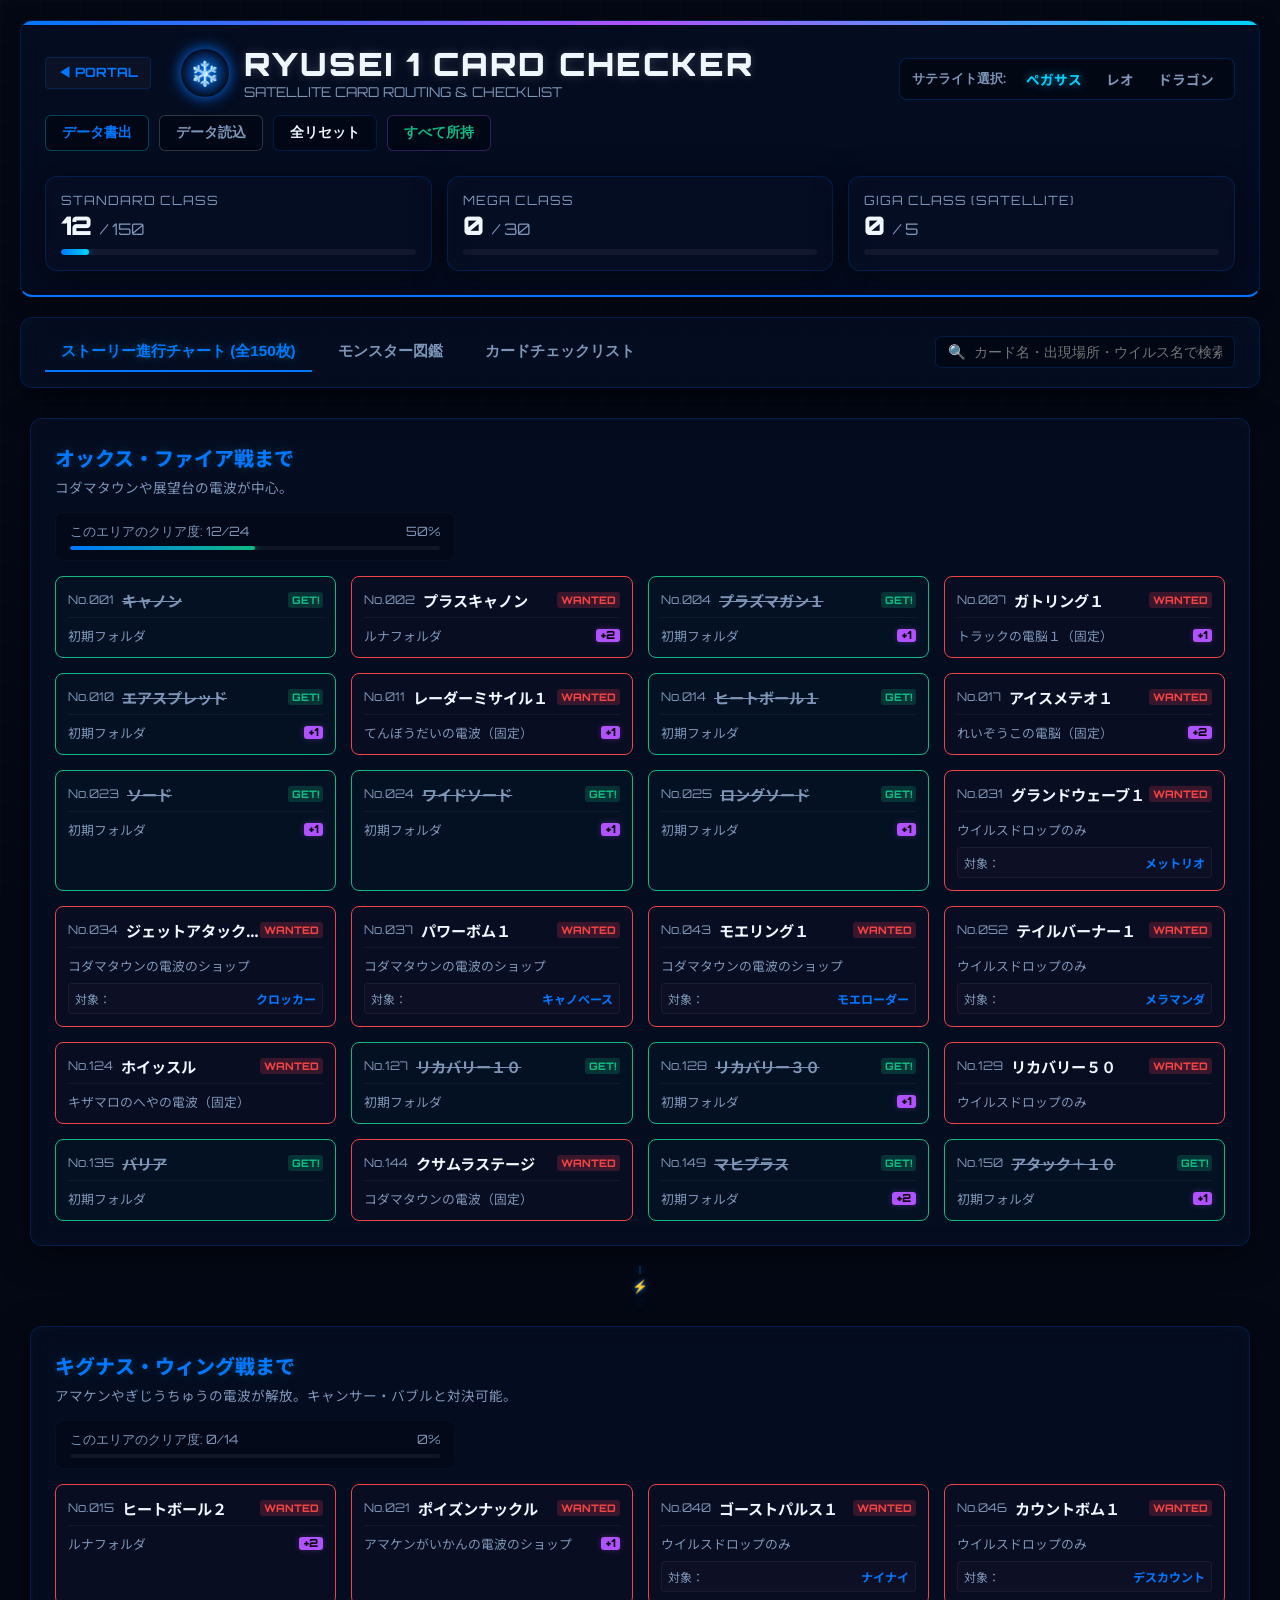
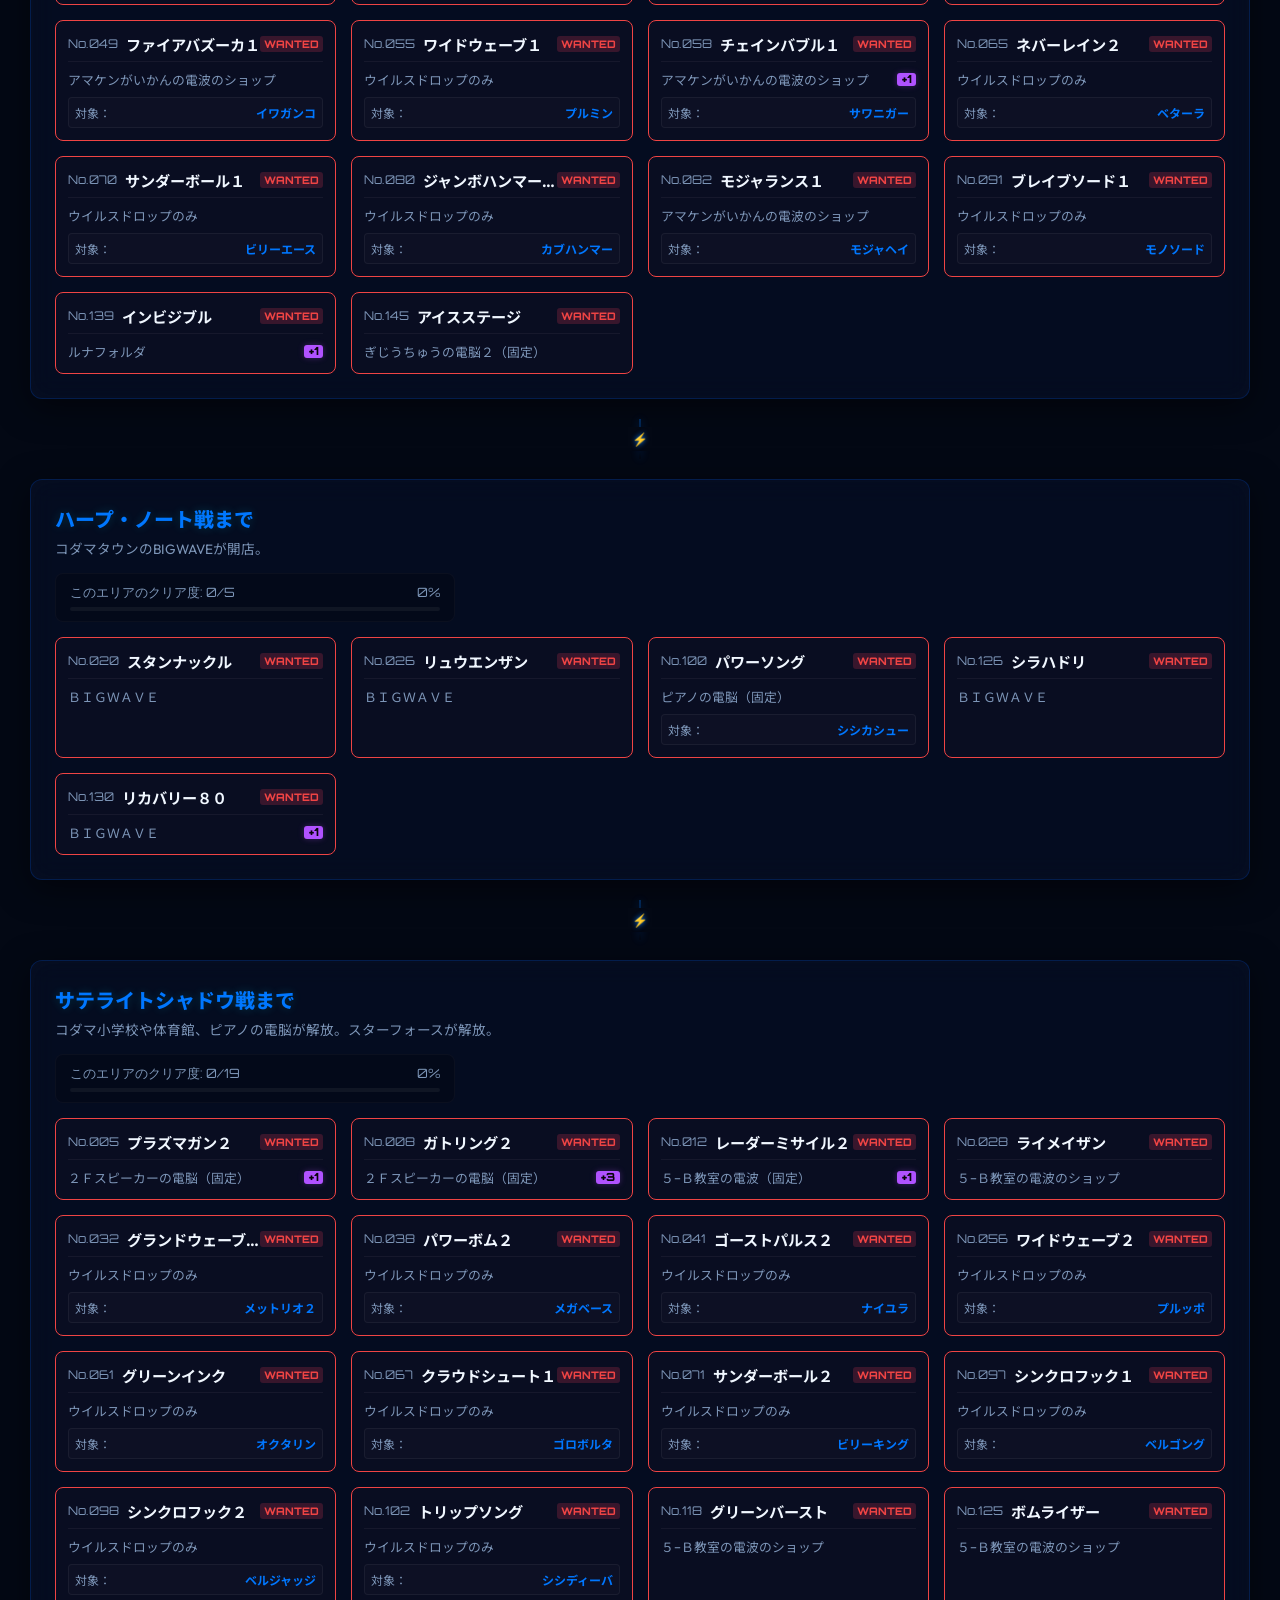
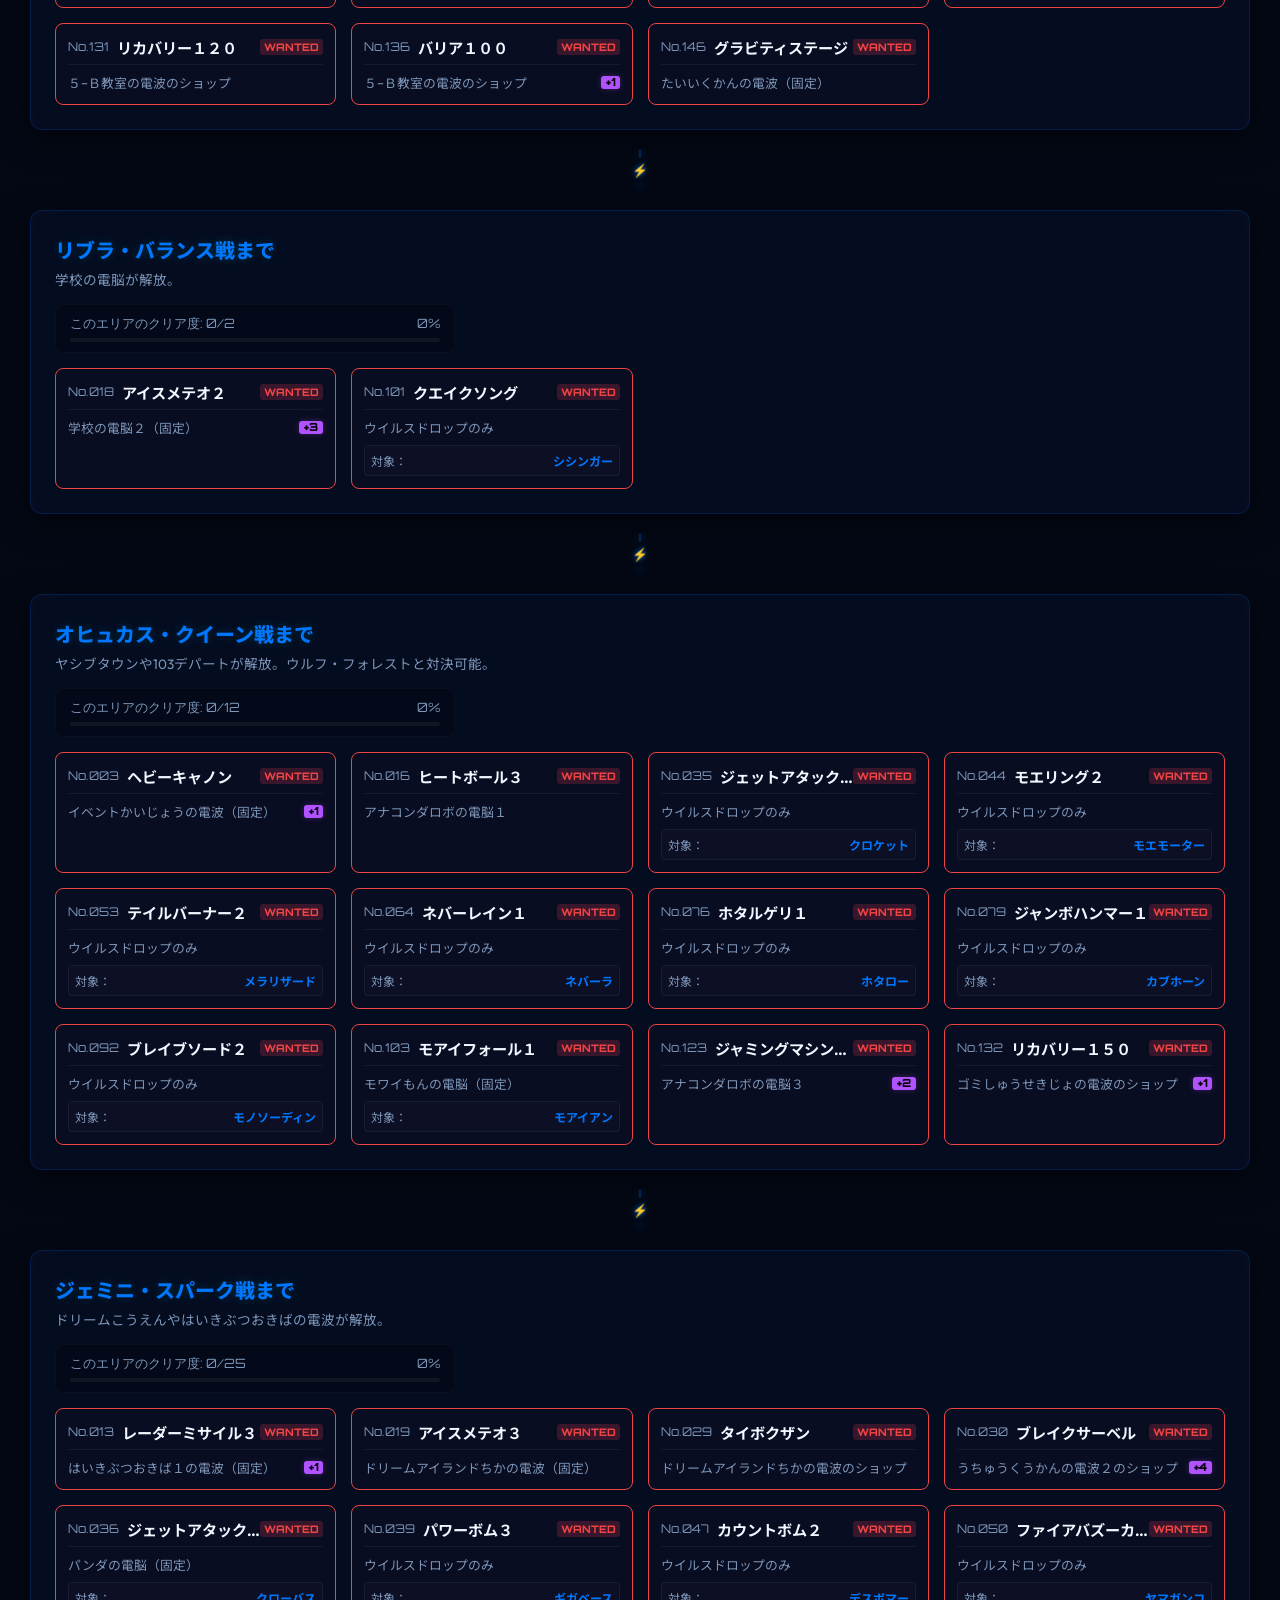
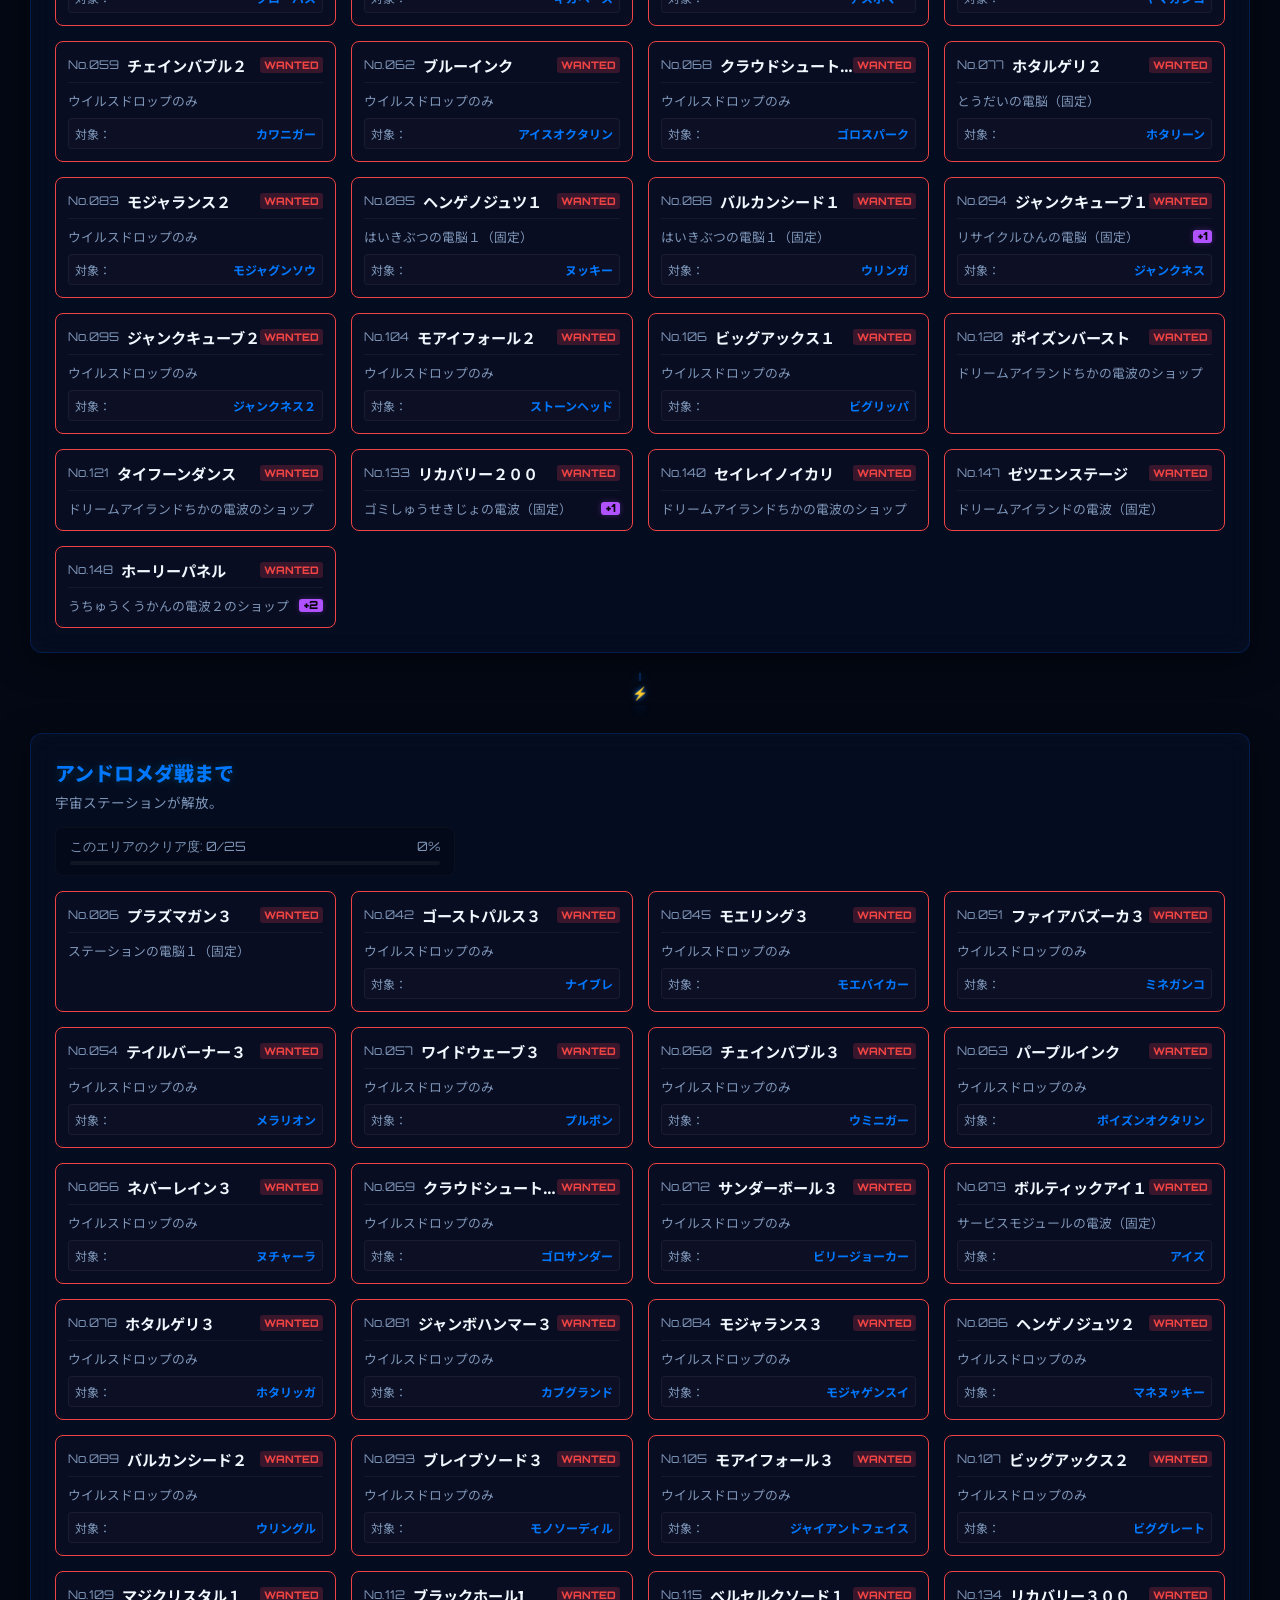
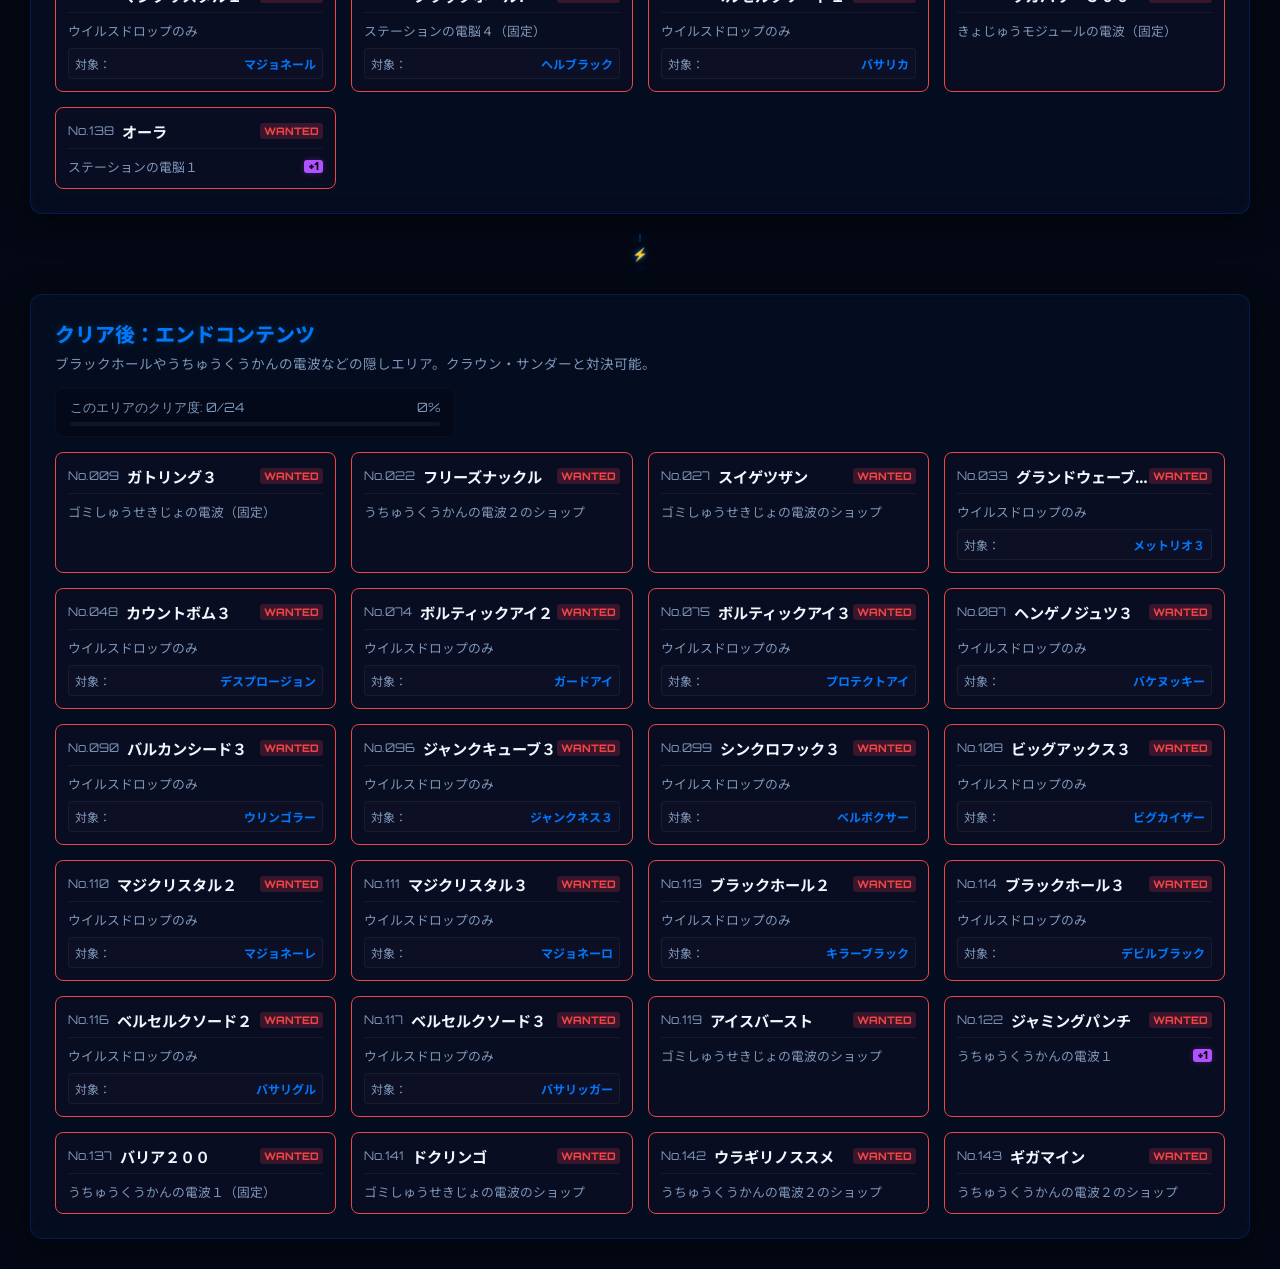
<file: ryusei1/index.html>
<!DOCTYPE html>
<html lang="ja" data-game="ryusei1" data-satellite="pegasus">
<head>
  <meta charset="UTF-8">
  <meta name="viewport" content="width=device-width, initial-scale=1.0">
  <meta name="description" content="流星のロックマン1のバトルカード収集率をトラッキングしhash、150枚のスタンダードカードおよびメガ、ギガクラスカード、ボクタイコラボカードをストーリーチャートとウェーブロード進行に沿って効率よく集めるためのルートチェッカーです。">
  <title>流星のロックマン1 バトルカード収集チェッカー & ストーリーフローチャート</title>
  <link rel="preconnect" href="https://fonts.googleapis.com">
  <link rel="preconnect" href="https://fonts.gstatic.com" crossorigin>
  <link href="https://fonts.googleapis.com/css2?family=Outfit:wght@300;400;600;800&family=Share+Tech+Mono&family=Noto+Sans+JP:wght@400;700&display=swap" rel="stylesheet">
  <link rel="stylesheet" href="../common_checker_style.css">
  <link rel="stylesheet" href="style.css">
</head>
<body>

  <!-- Cyber mesh background effect -->
  <div class="cyber-mesh-bg"></div>

  <div class="app-container">
    
    <!-- Header with Stats -->
    <header class="app-header glass-panel" id="app-header-sec">
      <div class="header-top">
        <div class="title-area">
          <a href="../index.html" class="btn-back-portal" title="ポータルに戻る">◀ PORTAL</a>
          <div class="logo-icon" id="logo-emblem">❄️</div>
          <div>
            <h1>RYUSEI 1 CARD CHECKER</h1>
            <p style="font-size: 0.85rem; color: var(--text-muted); font-family: var(--font-cyber);">SATELLITE CARD ROUTING & CHECKLIST</p>
          </div>
        </div>

        <!-- Satellite Version Selector (Middle) -->
        <div class="satellite-selector-wrapper">
          <span class="selector-label">サテライト選択:</span>
          <div class="satellite-options">
            <label class="satellite-opt active" data-sat="pegasus">
              <input type="radio" name="satellite-choice" value="pegasus" checked>
              <span class="opt-text">ペガサス</span>
            </label>
            <label class="satellite-opt" data-sat="leo">
              <input type="radio" name="satellite-choice" value="leo">
              <span class="opt-text">レオ</span>
            </label>
            <label class="satellite-opt" data-sat="dragon">
              <input type="radio" name="satellite-choice" value="dragon">
              <span class="opt-text">ドラゴン</span>
            </label>
          </div>
        </div>
        
        <!-- Action Buttons (Right) -->
        <div class="controls-right">
          <button class="btn-action" id="btn-export" style="color: var(--color-standard); border-color: rgba(0, 210, 255, 0.3);" title="現在のチェック状態をJSONファイルとして保存（ダウンロード）します">
            データ書出
          </button>
          <button class="btn-action" id="btn-import" style="color: var(--text-muted); border-color: rgba(226, 232, 240, 0.2);" title="保存したJSONファイルを読み込んで状態を復元します">
            データ読込
          </button>
          <input type="file" id="import-file-input" style="display: none;" accept=".json">
          <button class="btn-action" id="btn-reset-default" title="すべてのカードを未所持状態にリセットします">
            全リセット
          </button>
          <button class="btn-action" id="btn-check-all" style="color: var(--color-acquired); border-color: rgba(168, 85, 247, 0.3);" title="すべてのカードを所持状態に設定します">
            すべて所持
          </button>
        </div>
      </div>
      
      <!-- Stats Progress Bars -->
      <div class="stats-container">
        <!-- Standard Class Stat -->
        <div class="stat-box glass-panel" id="stat-standard-box">
          <div class="stat-label">Standard Class</div>
          <div class="stat-value" id="stat-standard-val">0 <span>/ 150</span></div>
          <div class="stat-progress-bar-bg">
            <div class="stat-progress-bar-fill" id="stat-standard-fill" style="width: 0%; color: var(--color-theme);"></div>
          </div>
        </div>
        
        <!-- Mega Class Stat -->
        <div class="stat-box glass-panel" id="stat-mega-box">
          <div class="stat-label">Mega Class</div>
          <div class="stat-value" id="stat-mega-val">0 <span>/ 36</span></div>
          <div class="stat-progress-bar-bg">
            <div class="stat-progress-bar-fill" id="stat-mega-fill" style="width: 0%; color: var(--color-theme);"></div>
          </div>
        </div>
        
        <!-- Giga Class Stat -->
        <div class="stat-box glass-panel" id="stat-giga-box">
          <div class="stat-label">Giga Class (Satellite)</div>
          <div class="stat-value" id="stat-giga-val">0 <span>/ 5</span></div>
          <div class="stat-progress-bar-bg">
            <div class="stat-progress-bar-fill" id="stat-giga-fill" style="width: 0%; color: var(--color-theme);"></div>
          </div>
        </div>
      </div>
    </header>
    
    <!-- Control Bar (Tabs, Search) -->
    <div class="nav-control-panel glass-panel" id="nav-control-bar">
      <div class="tabs">
        <button class="tab-btn active" id="tab-btn-flowchart" onclick="switchTab('flowchart')">ストーリー進行チャート (全150枚)</button>
        <button class="tab-btn" id="tab-btn-monsterbook" onclick="switchTab('monsterbook')">モンスター図鑑</button>
        <button class="tab-btn" id="tab-btn-checklist" onclick="switchTab('checklist')">カードチェックリスト</button>
      </div>
      
      <div class="search-wrapper">
        <span class="search-icon">🔍</span>
        <input type="text" class="search-input" id="card-search" placeholder="カード名・出現場所・ウイルス名で検索...">
      </div>
    </div>
    
    <!-- Card Class Filter Chips (Only shown on Checklist tab by default) -->
    <div class="class-filters" id="class-filter-bar" style="display: none;">
      <div class="filter-chip active" data-class="all" id="filter-all">ALL</div>
      <div class="filter-chip" data-class="standard" id="filter-standard">Standard</div>
      <div class="filter-chip" data-class="mega" id="filter-mega">Mega</div>
      <div class="filter-chip" data-class="giga" id="filter-giga">Giga</div>
      <div class="filter-chip" data-class="bokutai" id="filter-bokutai">Bokutai Collab</div>
      <div class="filter-chip" data-class="gentei" id="filter-gentei">Event</div>
    </div>
    
    <!-- Flowchart Tab Content -->
    <div class="tab-content active" id="tab-content-flowchart">
      <!-- Flowchart renderer target -->
      <div id="flowchart-renderer-container">
        <!-- Dynamically populated via flowchart.js -->
      </div>
    </div>

    <!-- Monsterbook Tab Content -->
    <div class="tab-content" id="tab-content-monsterbook">
      <div class="monsterbook-container">
        <div class="monster-grid" id="monster-grid-container">
          <!-- Dynamically populated via app.js -->
        </div>
      </div>
    </div>

    <!-- Checklist Tab Content -->
    <div class="tab-content glass-panel" id="tab-content-checklist">
      <div class="table-wrapper">
        <table class="card-table">
          <thead>
            <tr>
              <th style="width: 80px;">No.</th>
              <th style="width: 212px;">名前</th>
              <th>入手方法 (ショップ/宝箱など)</th>
              <th style="width: 320px;">所持ウイルス情報（出現場所）</th>
              <th style="width: 80px; text-align: center;">所持</th>
            </tr>
          </thead>
          <tbody id="card-table-body">
            <!-- Dynamically populated via JS -->
          </tbody>
        </table>
      </div>
    </div>
    
  </div>

  <!-- Scripts -->
  <script src="card_data.js"></script>
  <script src="flowchart.js"></script>
  <script src="app.js"></script>
</body>
</html>
</file>
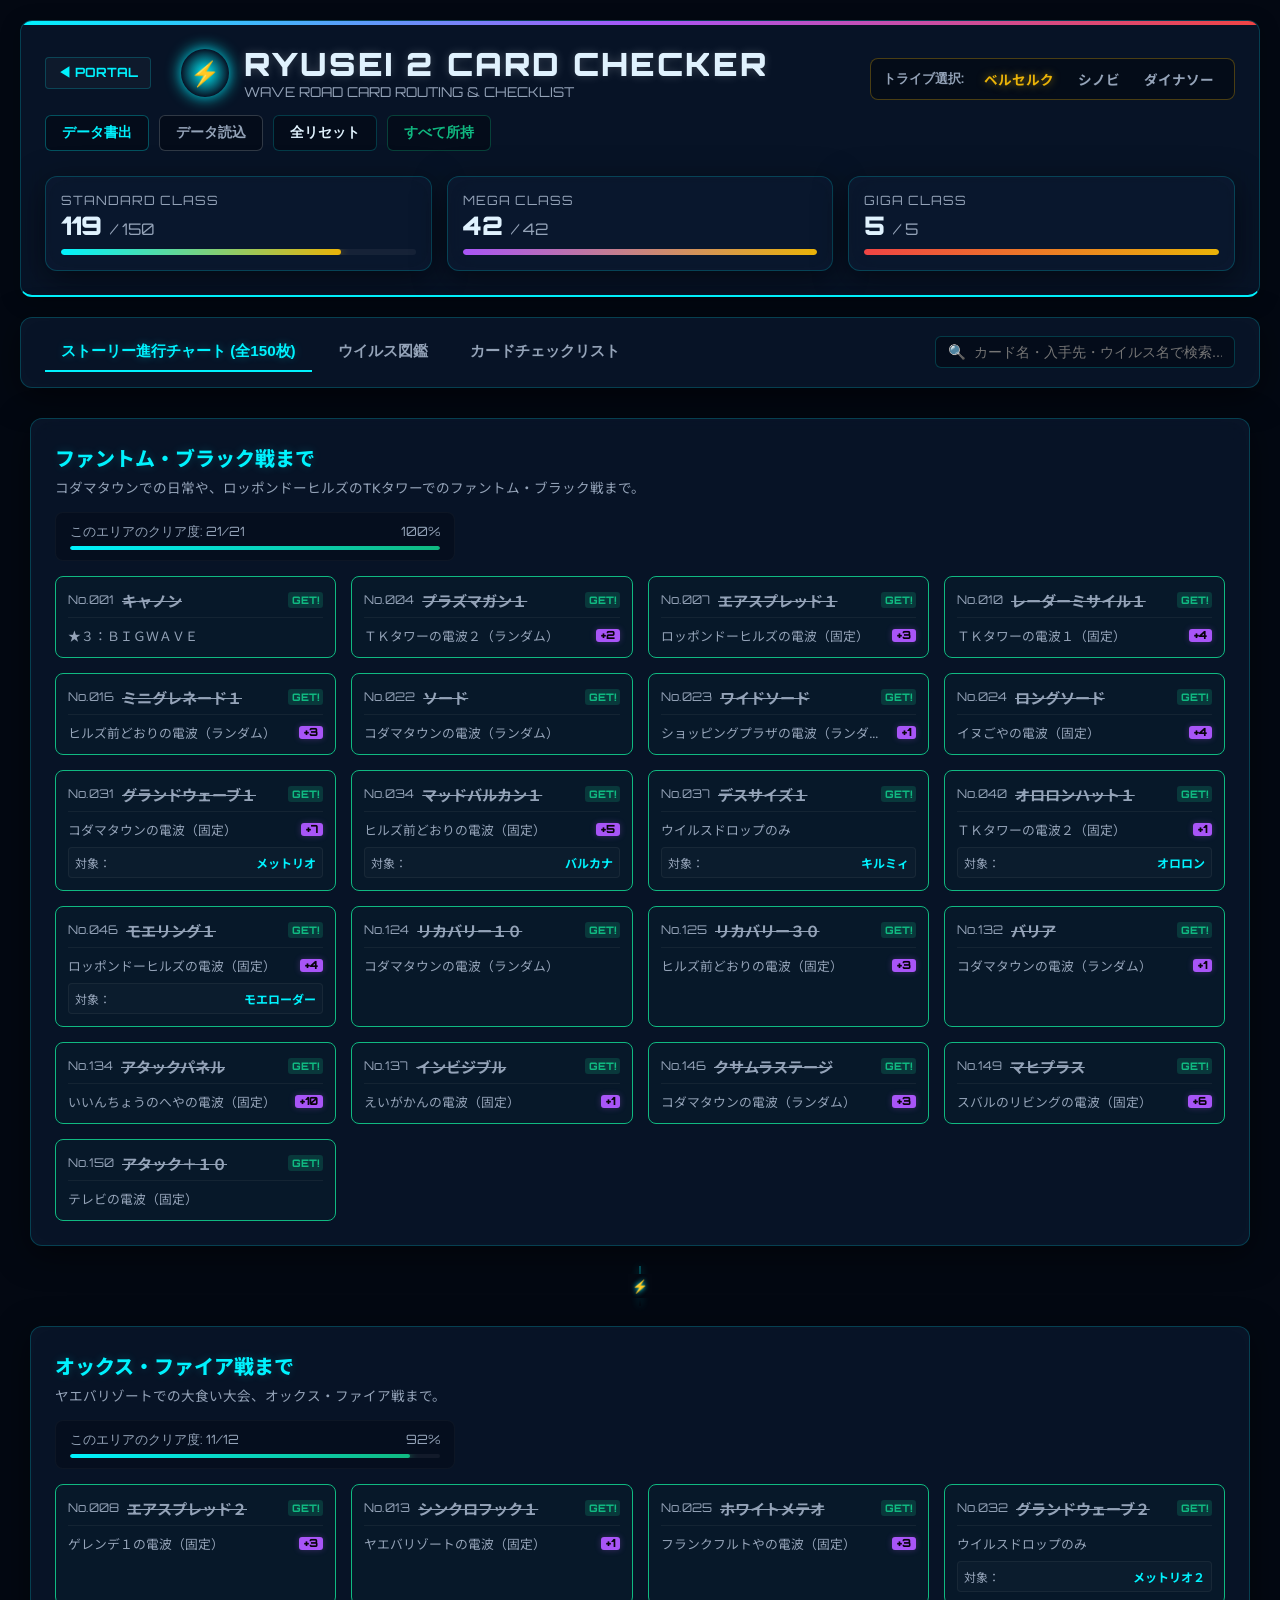
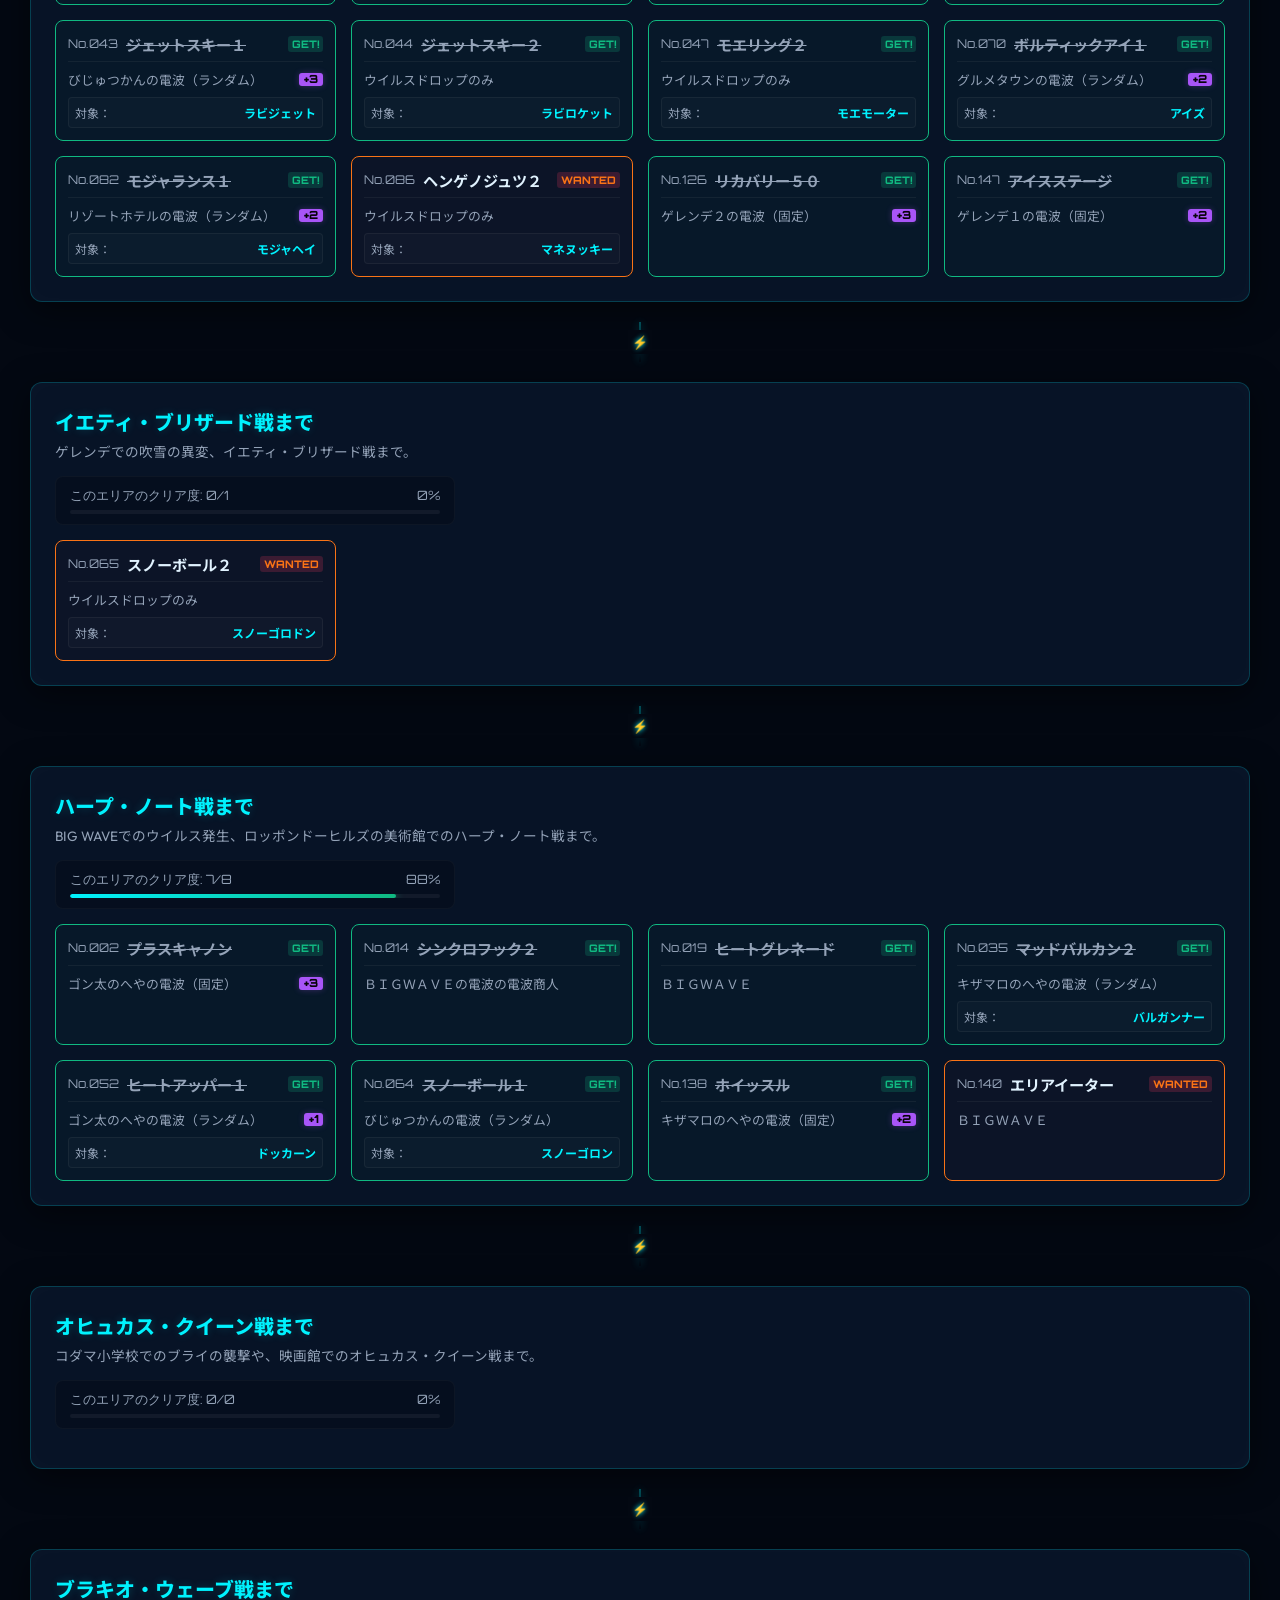
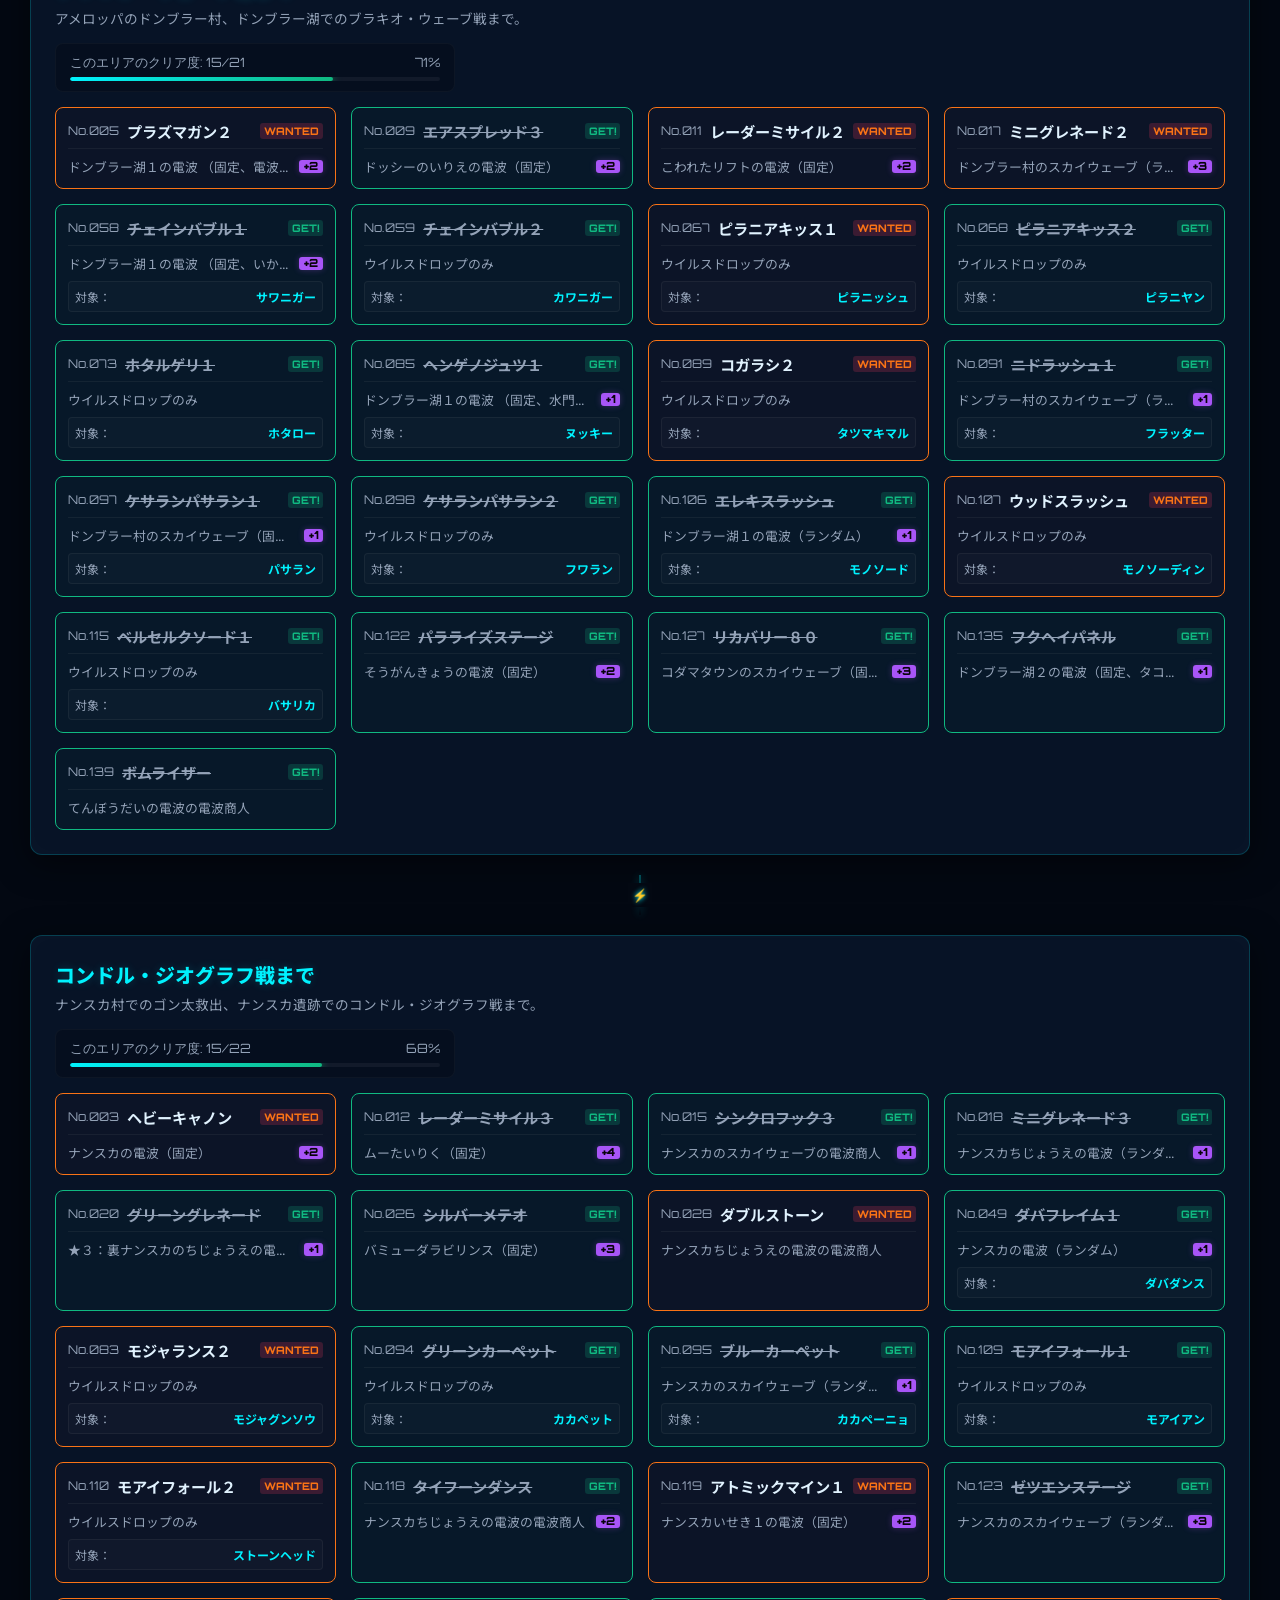
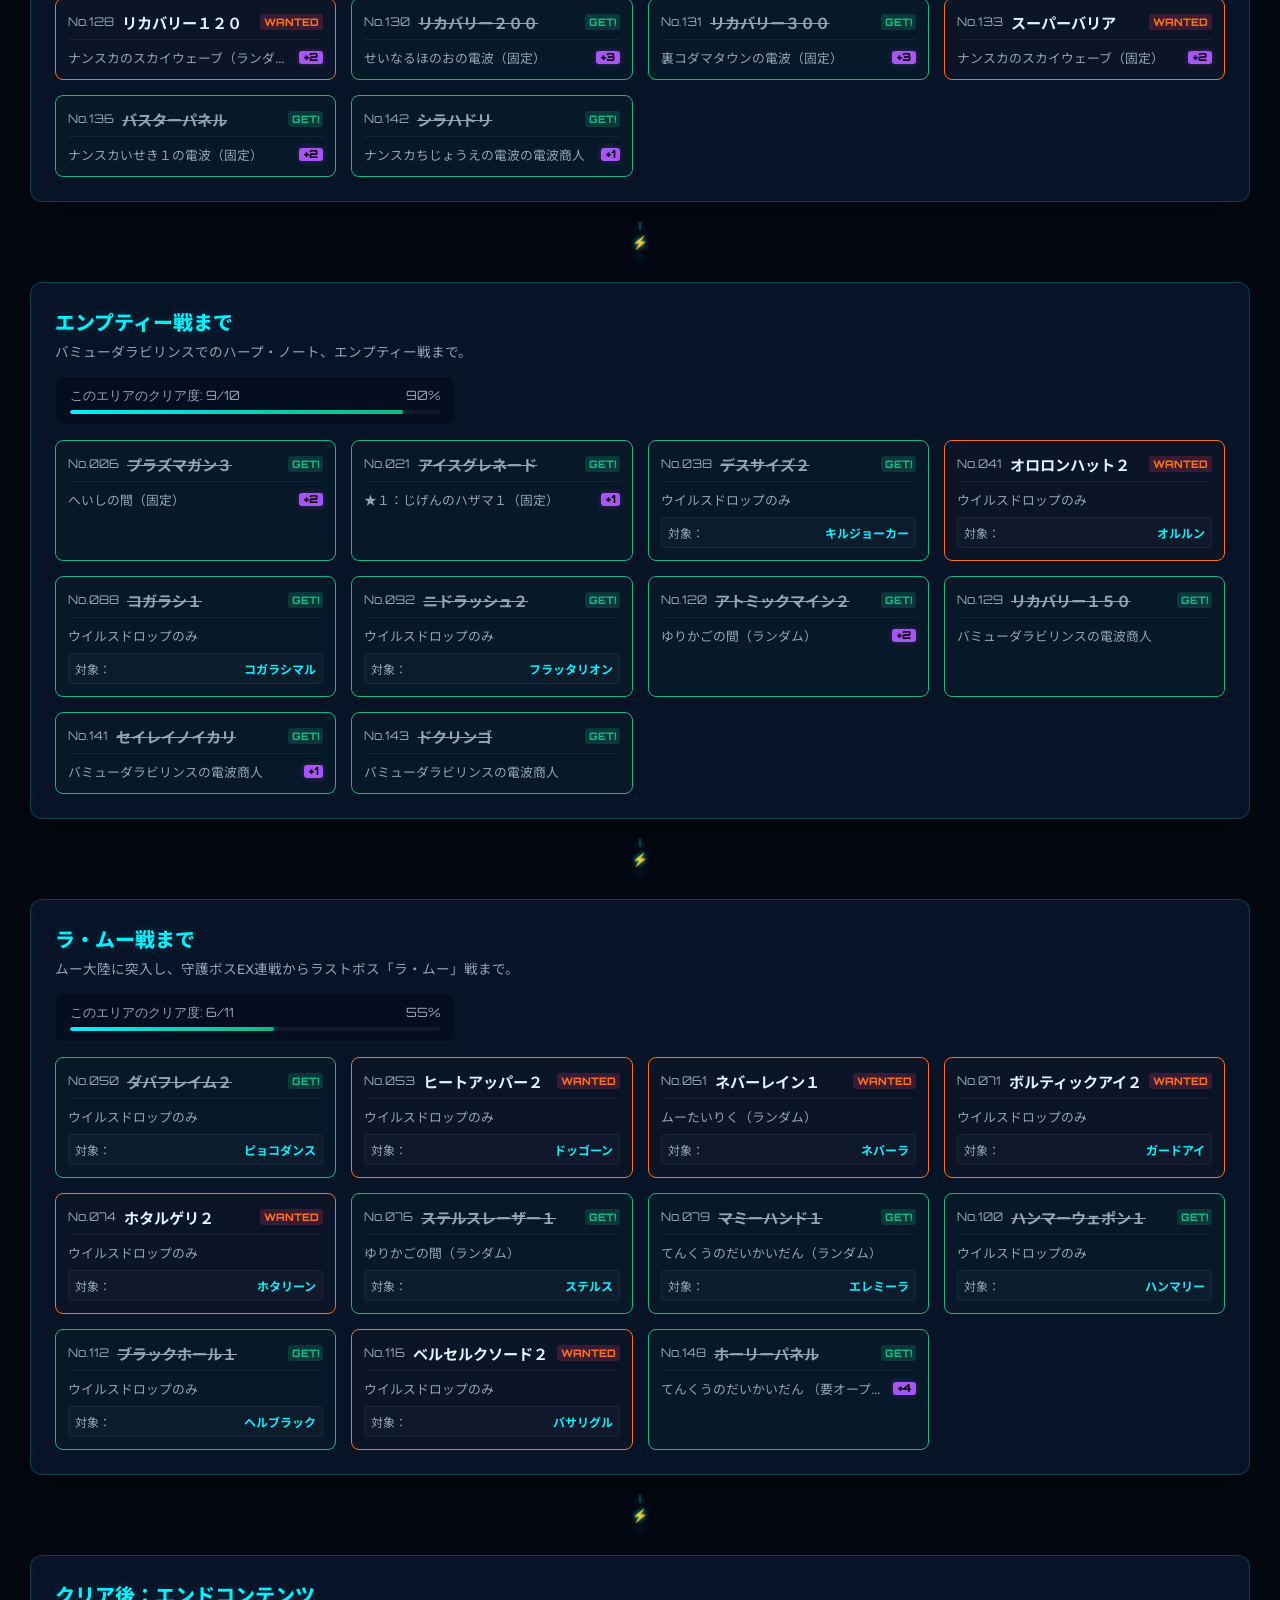
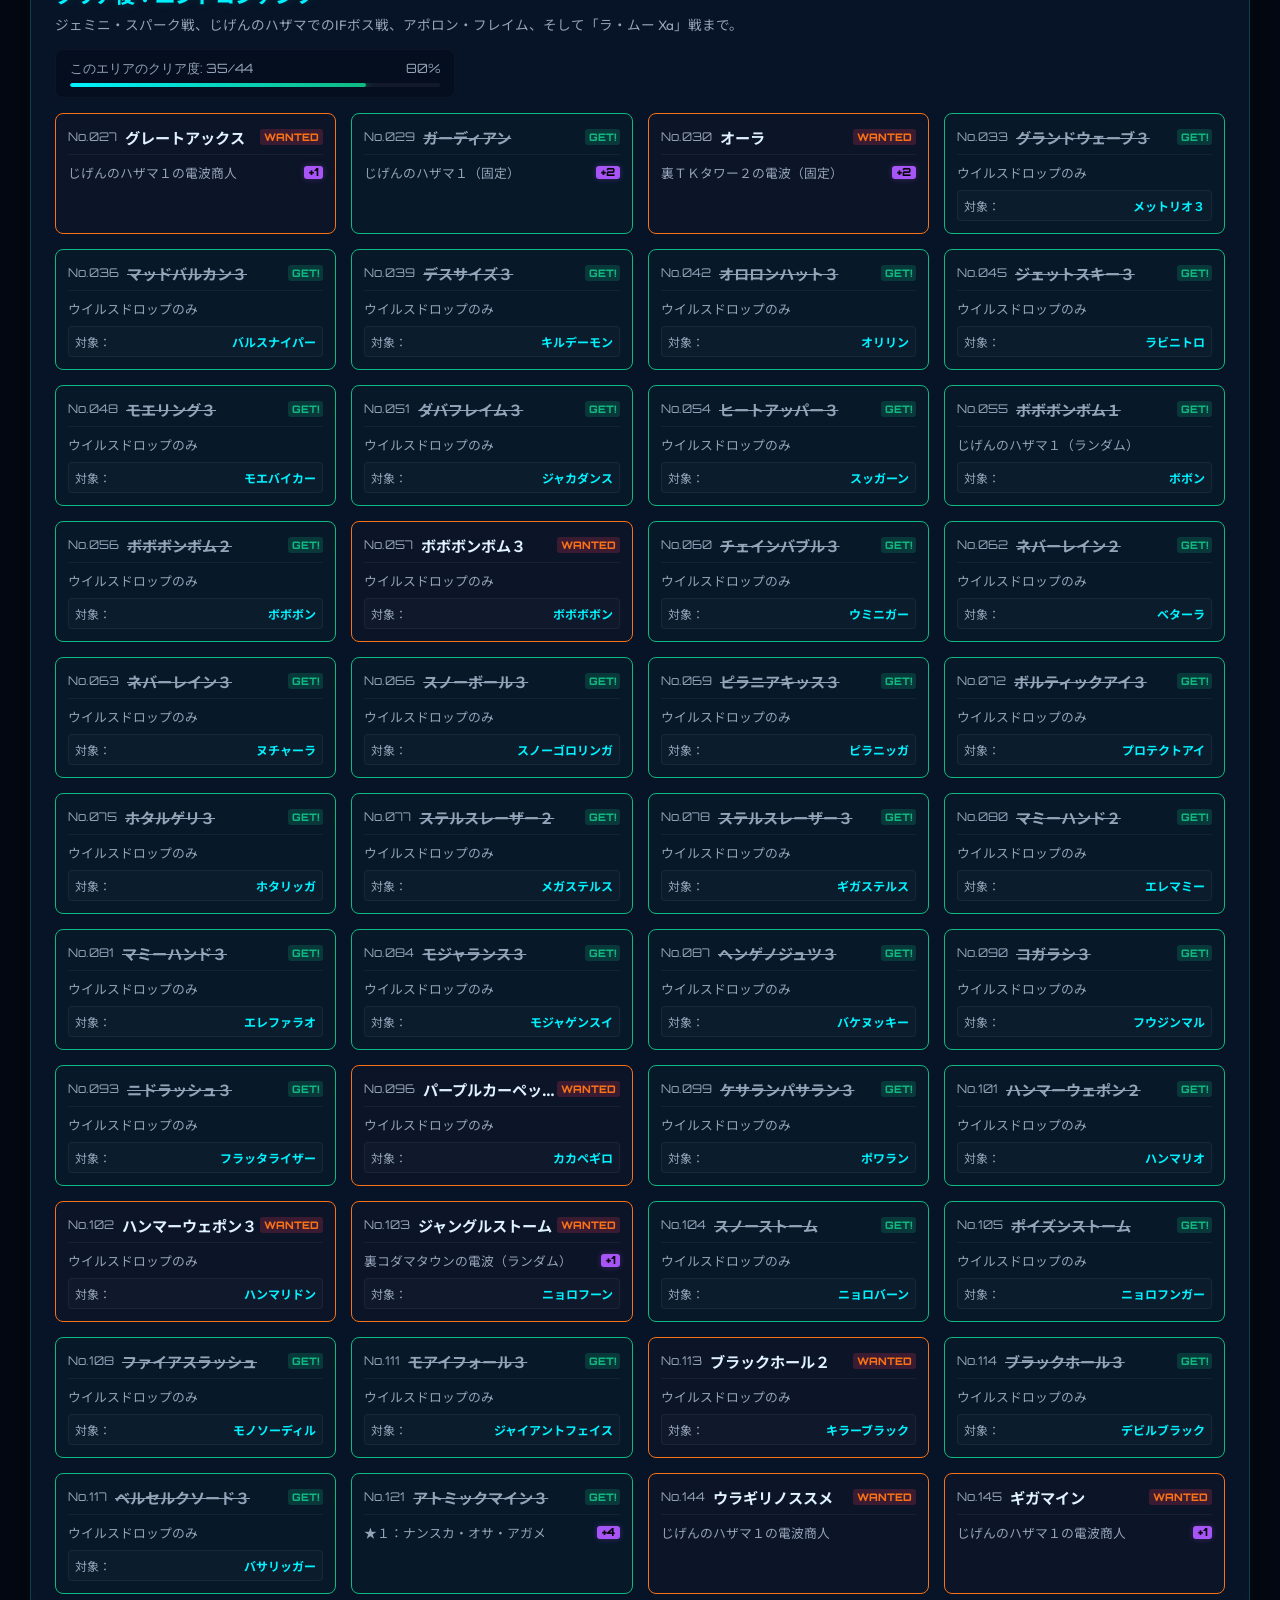
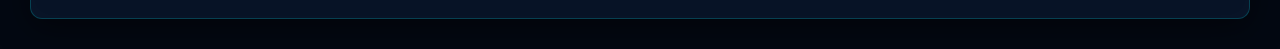
<file: ryusei2/index.html>
<!DOCTYPE html>
<html lang="ja" data-game="ryusei2" data-tribe="berserk">
<head>
  <meta charset="UTF-8">
  <meta name="viewport" content="width=device-width, initial-scale=1.0">
  <meta name="description" content="流星のロックマン2のバトルカード収集率をトラッキングし、カードを効率よく集めるためのエリア別獲得ルートをインタラクティブに確認できる、高機能なチェックリストアプリです。">
  <title>流星のロックマン2 バトルカード収集チェッカー & 獲得フローチャート</title>
  <link rel="preconnect" href="https://fonts.googleapis.com">
  <link rel="preconnect" href="https://fonts.gstatic.com" crossorigin>
  <link href="https://fonts.googleapis.com/css2?family=Outfit:wght@300;400;600;800&family=Share+Tech+Mono&family=Noto+Sans+JP:wght@400;700&display=swap" rel="stylesheet">
  <link rel="stylesheet" href="../common_checker_style.css">
  <link rel="stylesheet" href="style.css">
</head>
<body>

  <div class="app-container">
    
    <!-- Header with Stats -->
    <header class="app-header glass-panel" id="app-header-sec">
      <div class="header-top">
        <div class="title-area">
          <a href="../index.html" class="btn-back-portal" title="ポータルに戻る">◀ PORTAL</a>
          <div class="logo-icon" id="logo-emblem">⚡</div>
          <div>
            <h1>RYUSEI 2 CARD CHECKER</h1>
            <p style="font-size: 0.85rem; color: var(--text-muted); font-family: var(--font-cyber);">WAVE ROAD CARD ROUTING & CHECKLIST</p>
          </div>
        </div>

        <!-- Tribe Version Selector (Middle) -->
        <div class="tribe-selector-wrapper">
          <span class="selector-label">トライブ選択:</span>
          <div class="tribe-options">
            <label class="tribe-opt active" data-tribe="berserk">
              <input type="radio" name="tribe-choice" value="berserk" checked>
              <span class="opt-text">ベルセルク</span>
            </label>
            <label class="tribe-opt" data-tribe="shinobi">
              <input type="radio" name="tribe-choice" value="shinobi">
              <span class="opt-text">シノビ</span>
            </label>
            <label class="tribe-opt" data-tribe="dinosaur">
              <input type="radio" name="tribe-choice" value="dinosaur">
              <span class="opt-text">ダイナソー</span>
            </label>
          </div>
        </div>
        
        <!-- Action Buttons (Right) -->
        <div class="controls-right">
          <button class="btn-action" id="btn-export" style="color: var(--color-standard); border-color: rgba(0, 242, 254, 0.3);" title="現在のチェック状態をJSONファイルとして保存（ダウンロード）します">
            データ書出
          </button>
          <button class="btn-action" id="btn-import" style="color: var(--text-muted); border-color: rgba(226, 232, 240, 0.2);" title="保存したJSONファイルを読み込んで状態を復元します">
            データ読込
          </button>
          <input type="file" id="import-file-input" style="display: none;" accept=".json">
          <button class="btn-action" id="btn-reset-default" title="ユーザー様指定の31枚未所持状態にリセットします">
            全リセット
          </button>
          <button class="btn-action" id="btn-check-all" style="color: var(--color-acquired); border-color: rgba(16, 185, 129, 0.3);" title="すべてのカードを所持状態に設定します">
            すべて所持
          </button>
        </div>
      </div>
      
      <!-- Stats Progress Bars -->
      <div class="stats-container">
        <!-- Standard Class Stat -->
        <div class="stat-box glass-panel" id="stat-standard-box">
          <div class="stat-label">Standard Class</div>
          <div class="stat-value" id="stat-standard-val">0 <span>/ 150</span></div>
          <div class="stat-progress-bar-bg">
            <div class="stat-progress-bar-fill" id="stat-standard-fill" style="width: 0%; color: var(--color-theme);"></div>
          </div>
        </div>
        
        <!-- Mega Class Stat -->
        <div class="stat-box glass-panel" id="stat-mega-box">
          <div class="stat-label">Mega Class</div>
          <div class="stat-value" id="stat-mega-val">0 <span>/ 42</span></div>
          <div class="stat-progress-bar-bg">
            <div class="stat-progress-bar-fill" id="stat-mega-fill" style="width: 0%; color: var(--color-theme);"></div>
          </div>
        </div>
        
        <!-- Giga Class Stat -->
        <div class="stat-box glass-panel" id="stat-giga-box">
          <div class="stat-label">Giga Class</div>
          <div class="stat-value" id="stat-giga-val">0 <span>/ 15</span></div>
          <div class="stat-progress-bar-bg">
            <div class="stat-progress-bar-fill" id="stat-giga-fill" style="width: 0%; color: var(--color-theme);"></div>
          </div>
        </div>
      </div>
    </header>
    
    <!-- Control Bar (Tabs, Search) -->
    <div class="nav-control-panel glass-panel" id="nav-control-bar">
      <div class="tabs">
        <button class="tab-btn active" id="tab-btn-flowchart" onclick="switchTab('flowchart')">ストーリー進行チャート (全150枚)</button>
        <button class="tab-btn" id="tab-btn-monsterbook" onclick="switchTab('monsterbook')">ウイルス図鑑</button>
        <button class="tab-btn" id="tab-btn-checklist" onclick="switchTab('checklist')">カードチェックリスト</button>
      </div>
      
      <div class="search-wrapper">
        <span class="search-icon">🔍</span>
        <input type="text" class="search-input" id="card-search" placeholder="カード名・入手先・ウイルス名で検索...">
      </div>
    </div>
    
    <!-- Card Class Filter Chips (Only shown on Checklist tab) -->
    <div class="class-filters" id="class-filter-bar" style="display: none;">
      <div class="filter-chip active" data-class="all" id="filter-all">ALL</div>
      <div class="filter-chip" data-class="standard" id="filter-standard">Standard</div>
      <div class="filter-chip" data-class="mega" id="filter-mega">Mega</div>
      <div class="filter-chip" data-class="giga" id="filter-giga">Giga</div>
      <div class="filter-chip" data-class="blank" id="filter-blank">Blank</div>
      <div class="filter-chip" data-class="gentei" id="filter-gentei">Event</div>
    </div>
    
    <!-- Flowchart Tab Content -->
    <div class="tab-content active" id="tab-content-flowchart">
      <!-- Flowchart renderer target -->
      <div id="flowchart-renderer-container">
        <!-- Dynamically populated via flowchart.js -->
      </div>
    </div>

    <!-- Monsterbook Tab Content -->
    <div class="tab-content" id="tab-content-monsterbook">
      <div class="monsterbook-container">
        <div class="monster-grid" id="monster-grid-container">
          <!-- Dynamically populated via app.js -->
        </div>
      </div>
    </div>

    <!-- Checklist Tab Content -->
    <div class="tab-content glass-panel" id="tab-content-checklist">
      <div class="table-wrapper">
        <table class="card-table">
          <thead>
            <tr>
              <th style="width: 80px;">No.</th>
              <th style="width: 180px;">名前</th>
              <th>入手先</th>
              <th style="width: 250px;">所持ウイルス情報（出現場所）</th>
              <th style="width: 80px; text-align: center;">所持</th>
            </tr>
          </thead>
          <tbody id="card-table-body">
            <!-- Dynamically populated via JS -->
          </tbody>
        </table>
      </div>
    </div>
    
  </div>

  <!-- Scripts -->
  <script src="card_data.js"></script>
  <script src="flowchart.js"></script>
  <script src="app.js"></script>
</body>
</html>
</file>
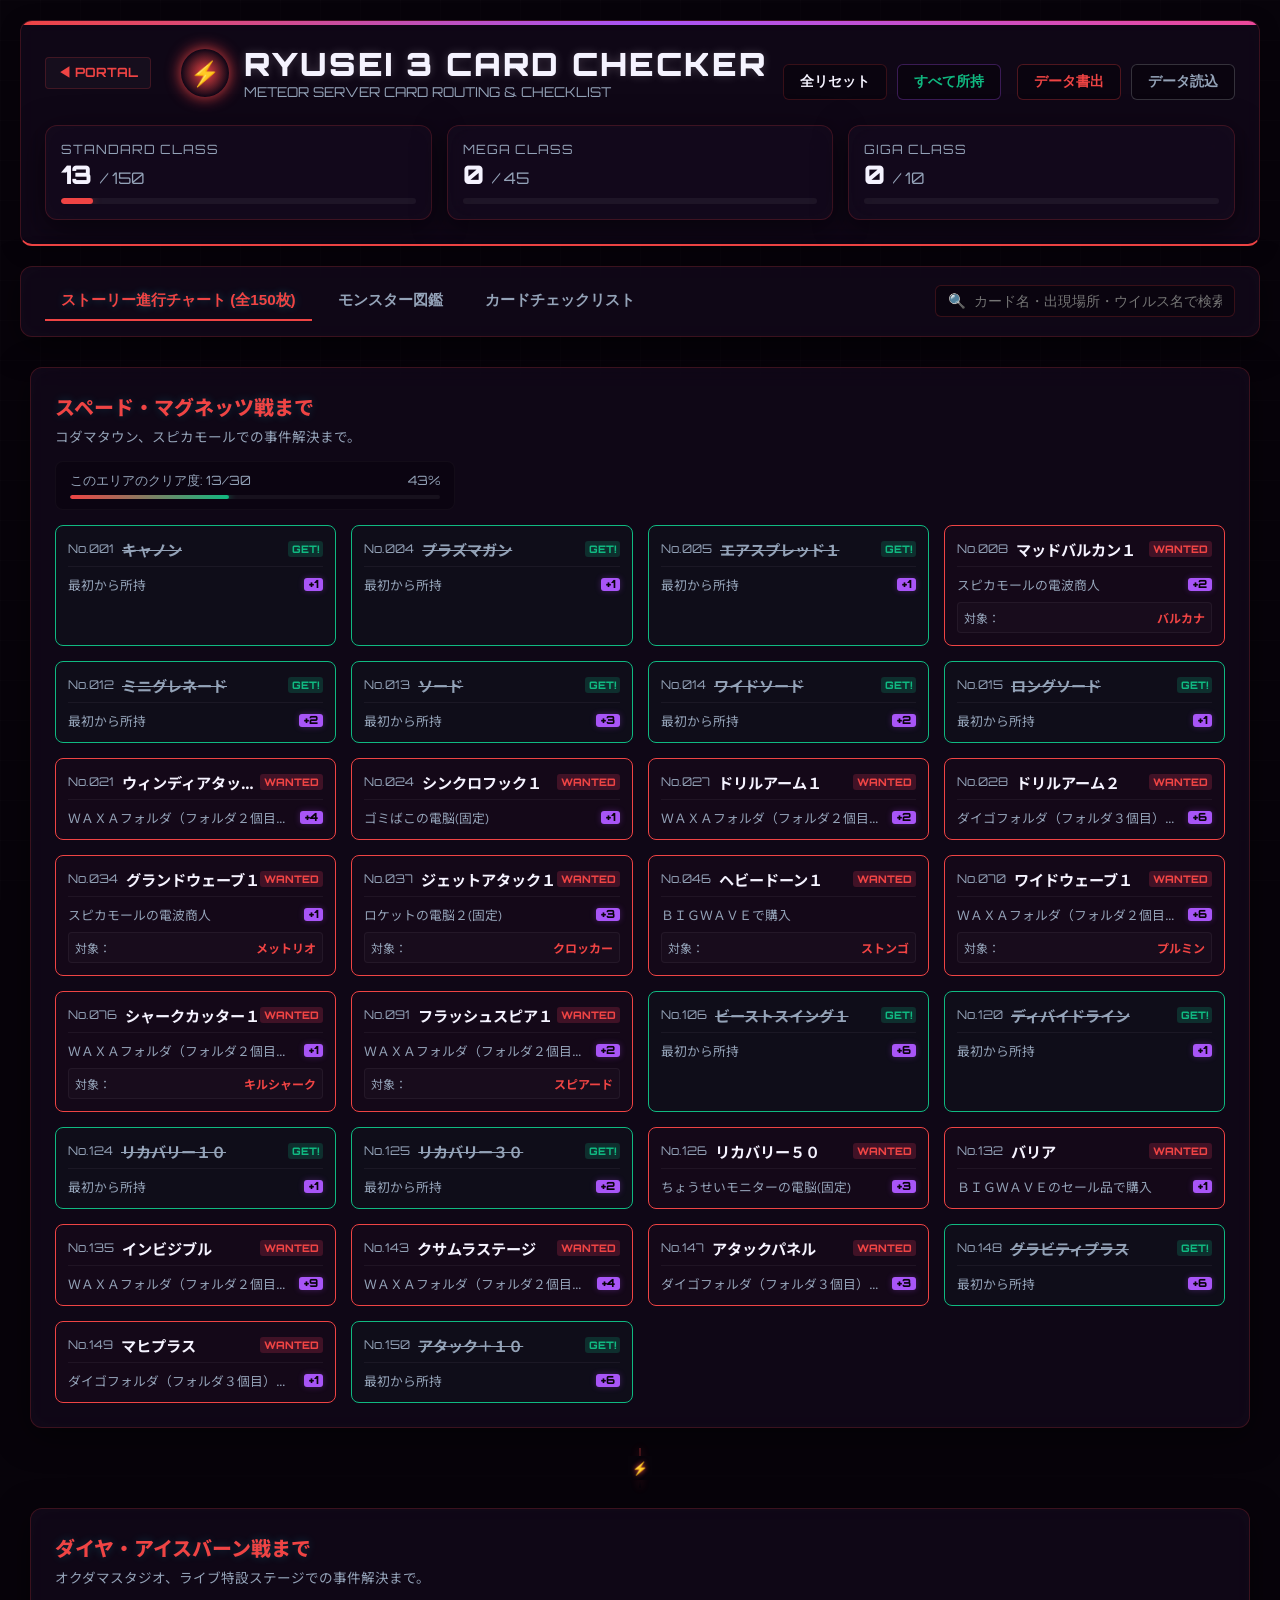
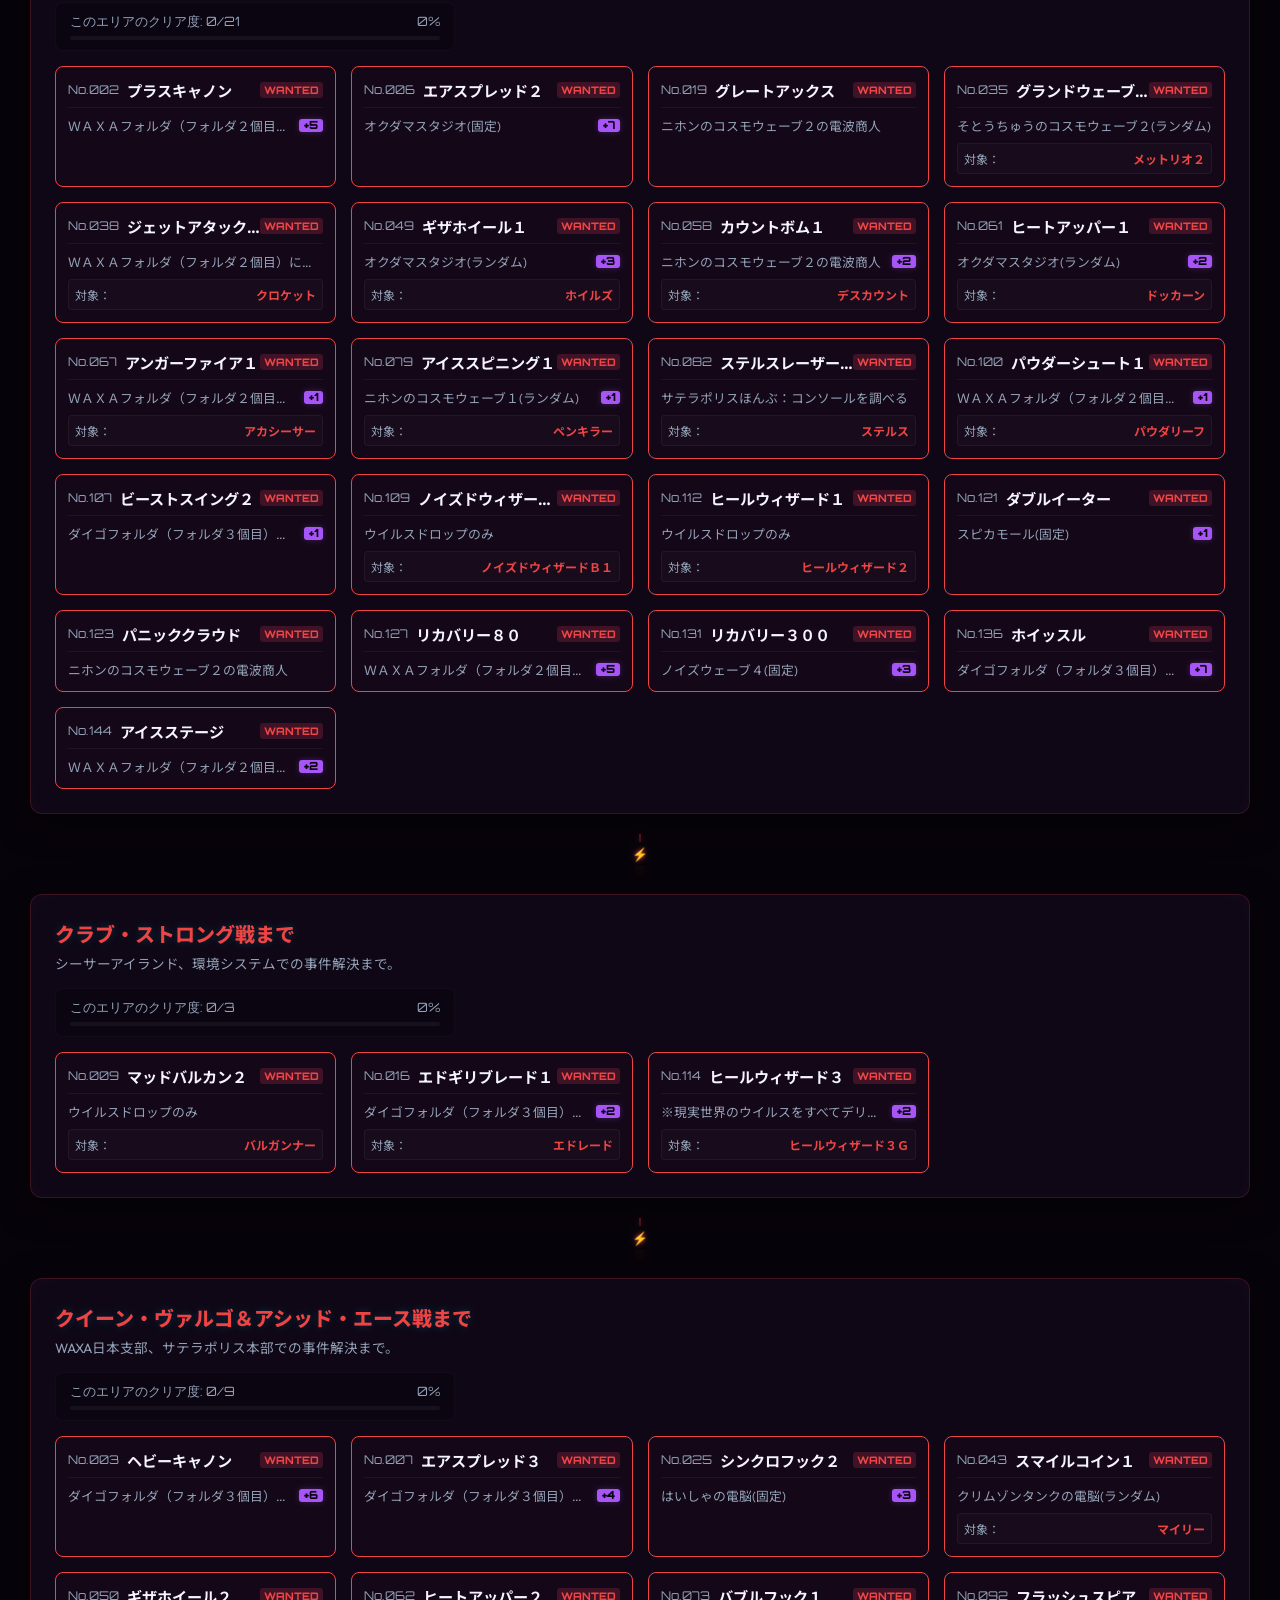
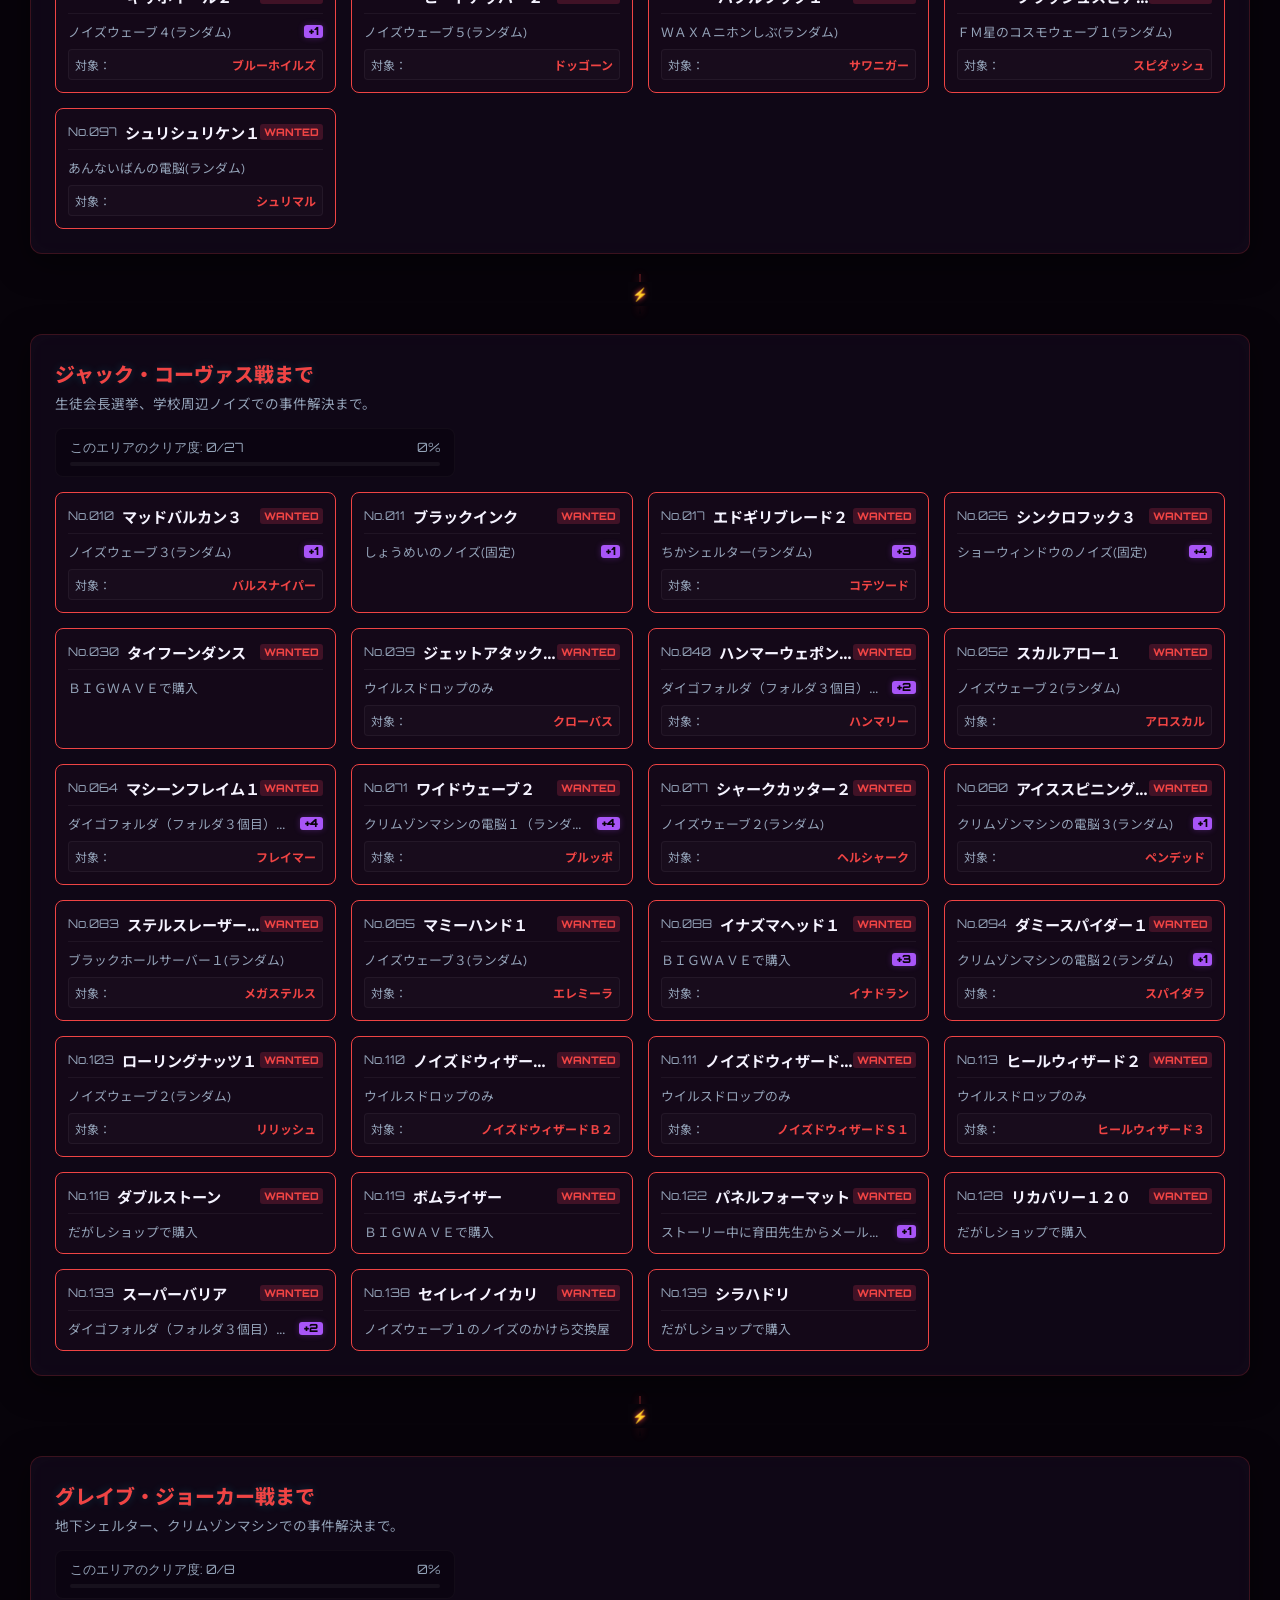
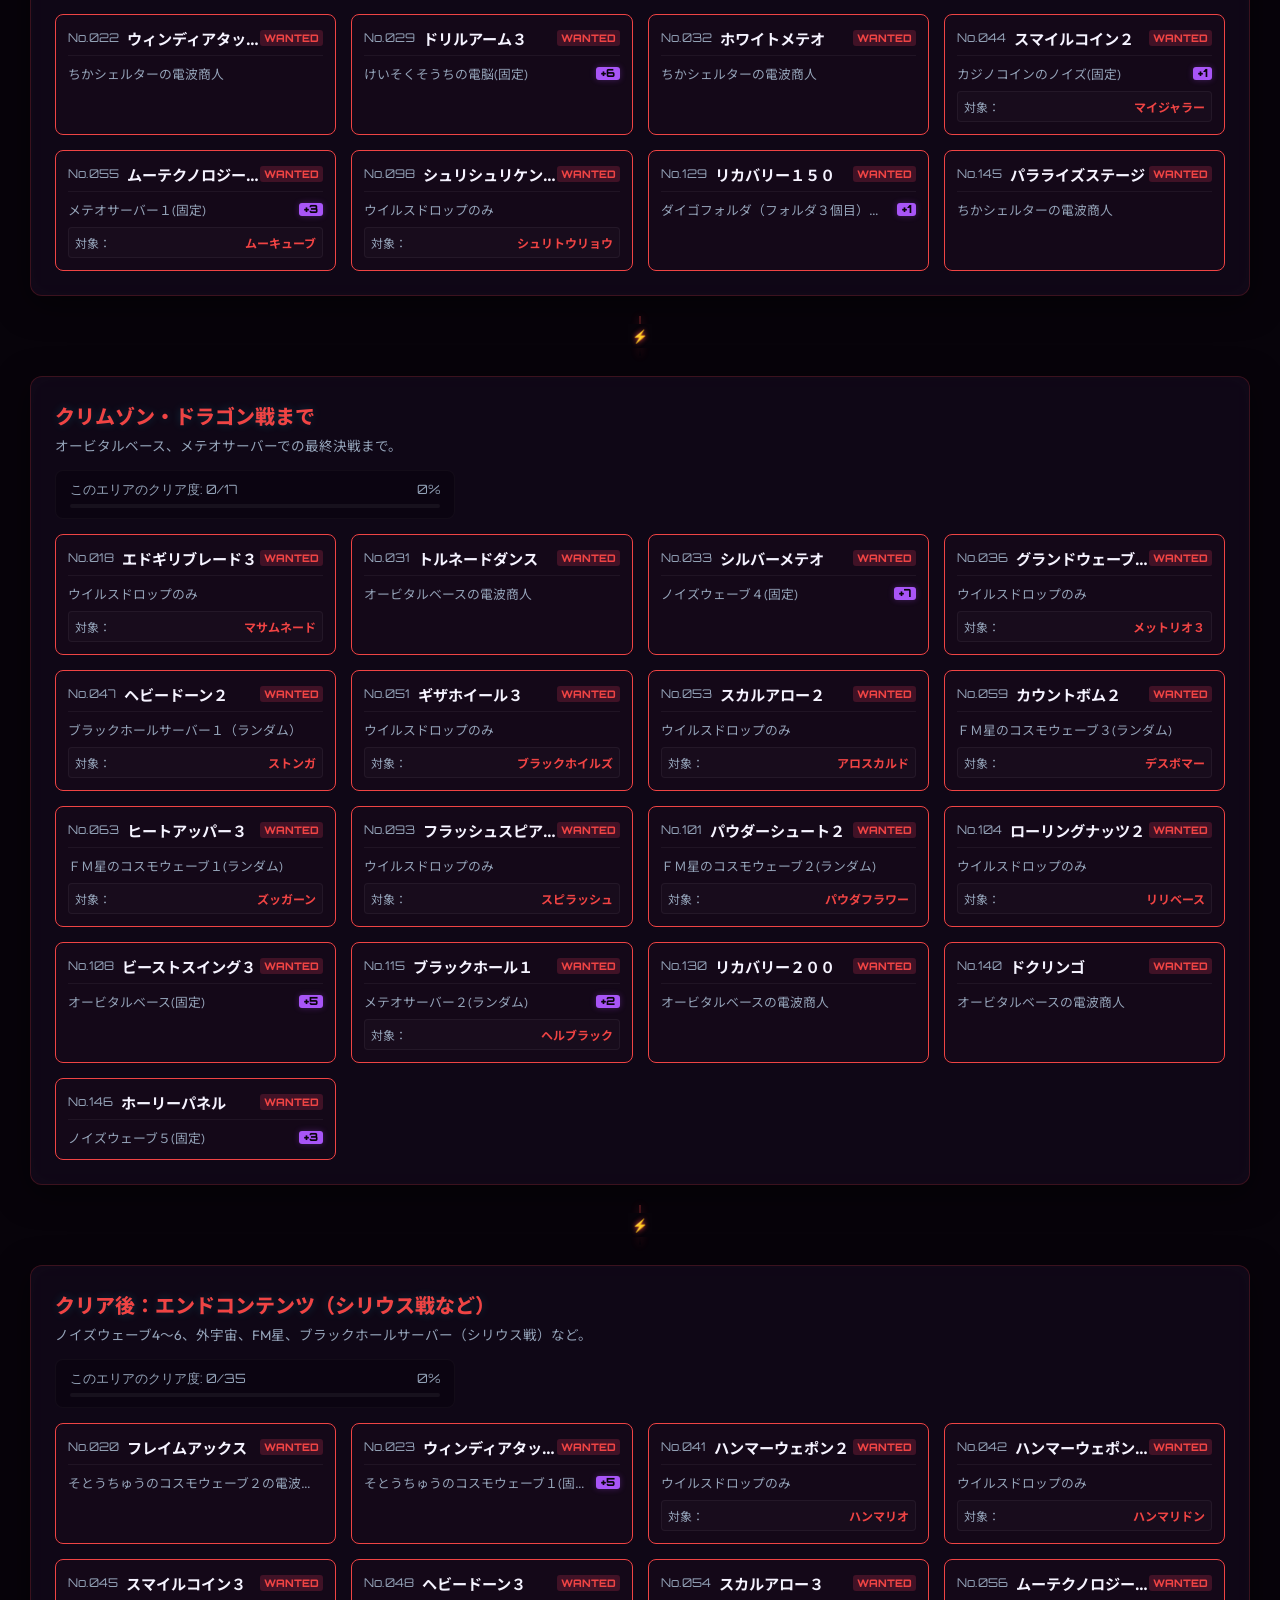
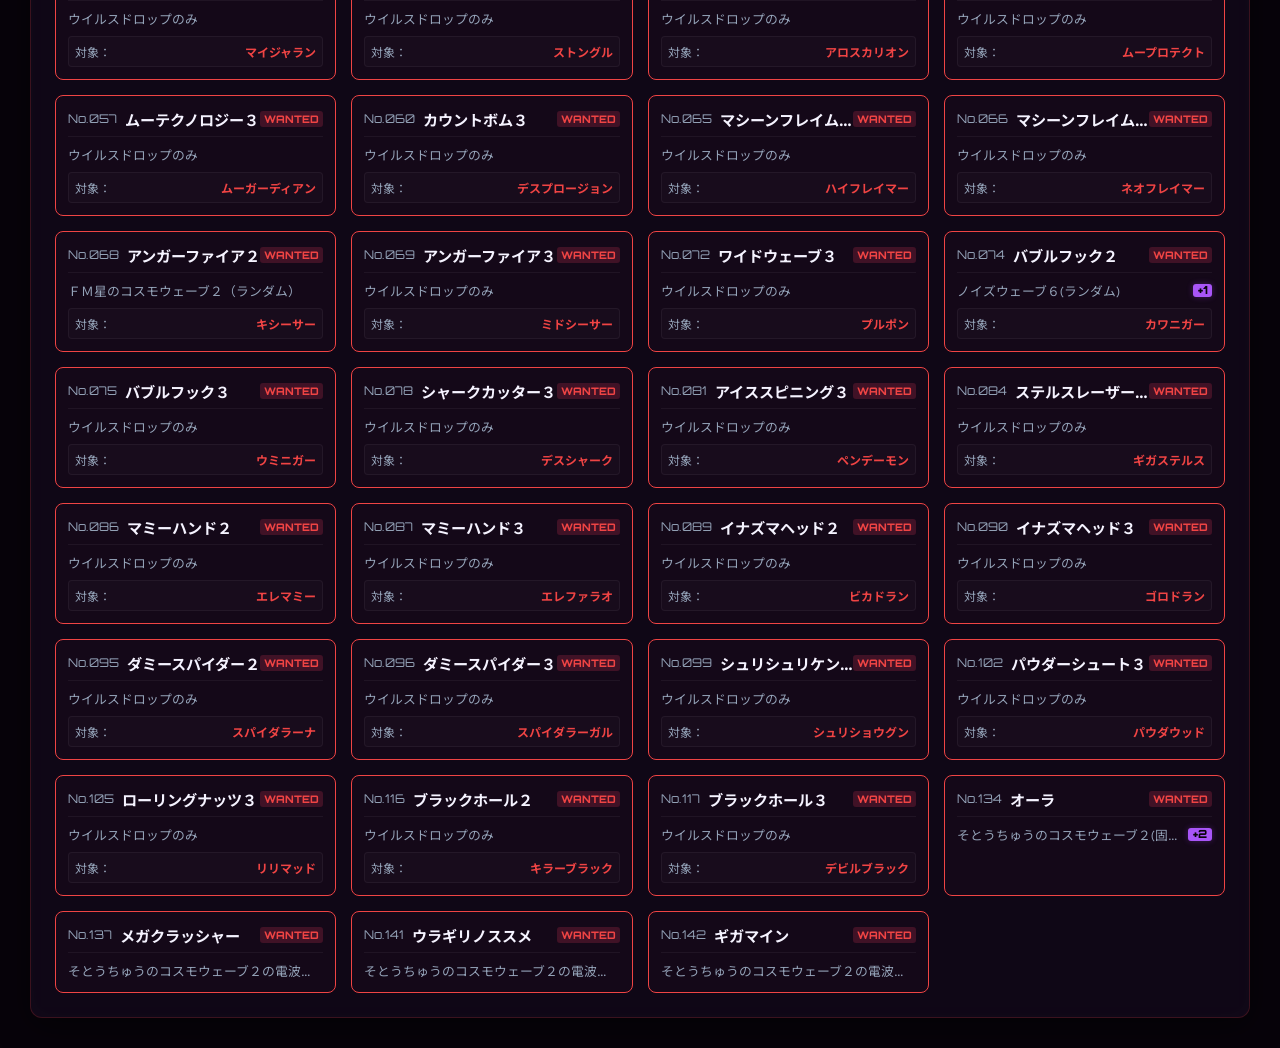
<file: ryusei3/index.html>
<!DOCTYPE html>
<html lang="ja" data-game="ryusei3">
<head>
  <meta charset="UTF-8">
  <meta name="viewport" content="width=device-width, initial-scale=1.0">
  <meta name="description" content="流星のロックマン3のバトルカード収集率をトラッキングし、150枚のスタンダードカードおよびメガ、ギガクラスカードをストーリーチャートとウェーブロード進行に沿って効率よく集めるためのルートチェッカーです。">
  <title>流星のロックマン3 バトルカード収集チェッカー & ストーリーフローチャート</title>
  <link rel="preconnect" href="https://fonts.googleapis.com">
  <link rel="preconnect" href="https://fonts.gstatic.com" crossorigin>
  <link href="https://fonts.googleapis.com/css2?family=Outfit:wght@300;400;600;800&family=Share+Tech+Mono&family=Noto+Sans+JP:wght@400;700&display=swap" rel="stylesheet">
  <link rel="stylesheet" href="../common_checker_style.css">
  <link rel="stylesheet" href="style.css">
</head>
<body>

  <!-- Cyber mesh background effect -->
  <div class="cyber-mesh-bg"></div>

  <div class="app-container">
    
    <!-- Header with Stats -->
    <header class="app-header glass-panel" id="app-header-sec">
      <div class="header-top">
        <div class="title-area">
          <a href="../index.html" class="btn-back-portal" title="ポータルに戻る">◀ PORTAL</a>
          <div class="logo-icon" id="logo-emblem">⚡</div>
          <div>
            <h1>RYUSEI 3 CARD CHECKER</h1>
            <p style="font-size: 0.85rem; color: var(--text-muted); font-family: var(--font-cyber);">METEOR SERVER CARD ROUTING & CHECKLIST</p>
          </div>
        </div>
        
        <!-- Middle Controls (Reset / Check All) -->
        <div class="controls-middle">
          <button class="btn-action" id="btn-reset-default" title="すべてのカードを未所持状態にリセットします">
            全リセット
          </button>
          <button class="btn-action" id="btn-check-all" style="color: var(--color-acquired); border-color: rgba(168, 85, 247, 0.3);" title="すべてのカードを所持状態に設定します">
            すべて所持
          </button>
        </div>
        
        <!-- Right Controls (Serialization / Export & Import) -->
        <div class="controls-right">
          <button class="btn-action" id="btn-export" style="color: var(--color-standard); border-color: rgba(239, 68, 68, 0.3);" title="現在のチェック状態をJSONファイルとして保存（ダウンロード）します">
            データ書出
          </button>
          <button class="btn-action" id="btn-import" style="color: var(--text-muted); border-color: rgba(226, 232, 240, 0.2);" title="保存したJSONファイルを読み込んで状態を復元します">
            データ読込
          </button>
          <input type="file" id="import-file-input" style="display: none;" accept=".json">
        </div>
      </div>
      
      <!-- Stats Progress Bars -->
      <div class="stats-container">
        <!-- Standard Class Stat -->
        <div class="stat-box glass-panel" id="stat-standard-box">
          <div class="stat-label">Standard Class</div>
          <div class="stat-value" id="stat-standard-val">0 <span>/ 150</span></div>
          <div class="stat-progress-bar-bg">
            <div class="stat-progress-bar-fill" id="stat-standard-fill" style="width: 0%; color: var(--color-standard);"></div>
          </div>
        </div>
        
        <!-- Mega Class Stat -->
        <div class="stat-box glass-panel" id="stat-mega-box">
          <div class="stat-label">Mega Class</div>
          <div class="stat-value" id="stat-mega-val">0 <span>/ 45</span></div>
          <div class="stat-progress-bar-bg">
            <div class="stat-progress-bar-fill" id="stat-mega-fill" style="width: 0%; color: var(--color-mega);"></div>
          </div>
        </div>
        
        <!-- Giga Class Stat -->
        <div class="stat-box glass-panel" id="stat-giga-box">
          <div class="stat-label">Giga Class</div>
          <div class="stat-value" id="stat-giga-val">0 <span>/ 10</span></div>
          <div class="stat-progress-bar-bg">
            <div class="stat-progress-bar-fill" id="stat-giga-fill" style="width: 0%; color: var(--color-giga);"></div>
          </div>
        </div>
      </div>
    </header>
    
    <!-- Control Bar (Tabs, Search) -->
    <div class="nav-control-panel glass-panel" id="nav-control-bar">
      <div class="tabs">
        <button class="tab-btn active" id="tab-btn-flowchart" onclick="switchTab('flowchart')">ストーリー進行チャート (全150枚)</button>
        <button class="tab-btn" id="tab-btn-monsterbook" onclick="switchTab('monsterbook')">モンスター図鑑</button>
        <button class="tab-btn" id="tab-btn-checklist" onclick="switchTab('checklist')">カードチェックリスト</button>
      </div>
      
      <div class="search-wrapper">
        <span class="search-icon">🔍</span>
        <input type="text" class="search-input" id="card-search" placeholder="カード名・出現場所・ウイルス名で検索...">
      </div>
    </div>
    
    <!-- Card Class Filter Chips (Only shown on Checklist tab by default) -->
    <div class="class-filters" id="class-filter-bar" style="display: none;">
      <div class="filter-chip active" data-class="all" id="filter-all">ALL</div>
      <div class="filter-chip" data-class="standard" id="filter-standard">Standard</div>
      <div class="filter-chip" data-class="mega" id="filter-mega">Mega</div>
      <div class="filter-chip" data-class="giga" id="filter-giga">Giga</div>
      <div class="filter-chip" data-class="gentei" id="filter-gentei">Event</div>
    </div>
    
    <!-- Flowchart Tab Content -->
    <div class="tab-content active" id="tab-content-flowchart">
      <!-- Flowchart renderer target -->
      <div id="flowchart-renderer-container">
        <!-- Dynamically populated via flowchart.js -->
      </div>
    </div>

    <!-- Monsterbook Tab Content -->
    <div class="tab-content" id="tab-content-monsterbook">
      <div class="monsterbook-container">
        <div class="monster-grid" id="monster-grid-container">
          <!-- Dynamically populated via app.js -->
        </div>
      </div>
    </div>

    <!-- Checklist Tab Content -->
    <div class="tab-content glass-panel" id="tab-content-checklist">
      <div class="table-wrapper">
        <table class="card-table">
          <thead>
            <tr>
              <th style="width: 80px;">No.</th>
              <th style="width: 180px;">名前</th>
              <th>入手方法 (ショップ/宝箱など)</th>
              <th style="width: 320px;">所持ウイルス情報（出現場所）</th>
              <th style="width: 80px; text-align: center;">所持</th>
            </tr>
          </thead>
          <tbody id="card-table-body">
            <!-- Dynamically populated via JS -->
          </tbody>
        </table>
      </div>
    </div>
    
  </div>

  <!-- Scripts -->
  <script src="card_data.js"></script>
  <script src="flowchart.js"></script>
  <script src="app.js"></script>
</body>
</html>
</file>
<file: common_checker_style.css>
/* ============================================================
   SHARED CYBERPUNK THEME DESIGN SYSTEM FOR MSF CARD CHECKERS
   ============================================================ */

:root {
  /* Default variables - overridden by individual game sheets */
  --bg-color: #070913;
  --panel-bg: rgba(13, 17, 39, 0.6);
  --panel-border: rgba(0, 242, 254, 0.15);
  --panel-border-glow: rgba(0, 242, 254, 0.4);
  
  --text-main: #f8fafc;
  --text-muted: #94a3b8;
  
  --color-standard: #00f2fe;
  --color-mega: #a855f7;
  --color-giga: #ef4444;
  --color-blank: #e2e8f0;
  --color-gentei: #f59e0b;
  --color-acquired: #10b981;
  --color-missing: #f43f5e;
  
  --font-cyber: 'Share Tech Mono', monospace;
  --font-main: 'Outfit', 'Noto Sans JP', sans-serif;
}

/* Base resets & backgrounds */
* {
  box-sizing: border-box;
  margin: 0;
  padding: 0;
}

body {
  font-family: var(--font-main);
  background-color: var(--bg-color);
  color: var(--text-main);
  min-height: 100vh;
  padding: 20px;
  display: flex;
  flex-direction: column;
  overflow-y: scroll;
  position: relative;
}

/* Cyber mesh background effect */
.cyber-mesh-bg {
  position: fixed;
  top: 0;
  left: 0;
  width: 100vw;
  height: 100vh;
  background-image: 
    linear-gradient(rgba(255, 255, 255, 0.01) 1px, transparent 1px),
    linear-gradient(90deg, rgba(255, 255, 255, 0.01) 1px, transparent 1px);
  background-size: 40px 40px;
  pointer-events: none;
  z-index: -1;
}

/* Webkit Scrollbars */
::-webkit-scrollbar {
  width: 8px;
  height: 8px;
}
::-webkit-scrollbar-track {
  background: var(--bg-color);
}
::-webkit-scrollbar-thumb {
  background: var(--panel-border);
  border-radius: 4px;
}
::-webkit-scrollbar-thumb:hover {
  background: var(--panel-border-glow);
}

/* Glassmorphism Panel Utility */
.glass-panel {
  background: var(--panel-bg);
  border: 1px solid var(--panel-border);
  backdrop-filter: blur(12px);
  -webkit-backdrop-filter: blur(12px);
  border-radius: 12px;
  box-shadow: 0 8px 32px 0 rgba(0, 0, 0, 0.5), inset 0 0 20px rgba(255, 255, 255, 0.02);
  transition: all 0.3s cubic-bezier(0.25, 0.8, 0.25, 1);
}

.glass-panel:hover {
  border-color: var(--panel-border-glow);
  box-shadow: 0 8px 32px 0 rgba(255, 255, 255, 0.05), inset 0 0 20px rgba(255, 255, 255, 0.03);
}

/* Main Container Layout */
.app-container {
  max-width: 1400px;
  margin: 0 auto;
  display: flex;
  flex-direction: column;
  gap: 20px;
  width: 100%;
}

/* Header Section */
header.app-header {
  display: flex;
  flex-direction: column;
  gap: 15px;
  padding: 24px;
  position: relative;
  overflow: hidden;
  border-bottom: 2px solid var(--color-standard);
  box-shadow: 0 4px 20px rgba(0, 0, 0, 0.25);
}

header.app-header::before {
  content: '';
  position: absolute;
  top: 0;
  left: 0;
  width: 100%;
  height: 4px;
  background: linear-gradient(90deg, var(--color-standard), var(--color-mega), var(--color-giga));
}

.header-top {
  display: flex;
  justify-content: space-between;
  align-items: flex-end;
  flex-wrap: wrap;
  gap: 15px;
}

.title-area {
  display: flex;
  align-items: center;
  gap: 15px;
}

.logo-icon {
  width: 48px;
  height: 48px;
  background: radial-gradient(circle, var(--color-standard) 0%, transparent 70%);
  border-radius: 50%;
  display: flex;
  align-items: center;
  justify-content: center;
  font-size: 24px;
  box-shadow: 0 0 15px var(--color-standard);
  animation: pulse 2s infinite alternate;
}

.btn-back-portal {
  text-decoration: none;
  font-family: var(--font-cyber);
  font-size: 0.8rem;
  font-weight: bold;
  padding: 6px 12px;
  border-radius: 4px;
  border: 1px solid var(--panel-border);
  color: var(--color-standard);
  margin-right: 15px;
  background: rgba(255, 255, 255, 0.03);
  transition: all 0.3s ease;
  display: inline-flex;
  align-items: center;
  height: 32px;
}

.btn-back-portal:hover {
  background: rgba(255, 255, 255, 0.1);
  border-color: var(--color-standard);
  box-shadow: 0 0 8px var(--color-standard);
}

h1 {
  font-family: var(--font-cyber);
  font-size: 2rem;
  font-weight: 900;
  letter-spacing: 2px;
  text-shadow: 0 0 10px rgba(255, 255, 255, 0.2);
  line-height: 1.2;
}

/* Action Controls (Export, Import, Reset, etc) */
.controls-middle {
  display: flex;
  gap: 10px;
  align-items: flex-end;
}

.controls-right {
  display: flex;
  gap: 10px;
  align-items: flex-end;
  flex-wrap: wrap;
}

.btn-action {
  background: rgba(0, 0, 0, 0.3);
  border: 1px solid var(--panel-border);
  color: var(--text-main);
  padding: 6px 16px;
  border-radius: 6px;
  cursor: pointer;
  font-weight: 600;
  font-size: 0.85rem;
  transition: all 0.2s ease;
  display: inline-flex;
  align-items: center;
  justify-content: center;
  height: 36px;
  min-width: 100px;
}

.btn-action:hover {
  background: rgba(255, 255, 255, 0.05);
  border-color: var(--panel-border-glow);
  transform: translateY(-1px);
}

.btn-action:active {
  transform: translateY(0);
}

/* Version Selectors Styling (Satellite / Tribe) */
.satellite-selector-wrapper, .tribe-selector-wrapper {
  display: flex;
  align-items: center;
  gap: 12px;
  background: rgba(0, 0, 0, 0.35);
  border: 1px solid var(--panel-border);
  padding: 6px 12px;
  border-radius: 8px;
}

.selector-label {
  font-family: var(--font-cyber);
  font-size: 0.8rem;
  color: var(--text-muted);
}

.satellite-options, .tribe-options {
  display: flex;
  gap: 6px;
}

.satellite-opt, .tribe-opt {
  position: relative;
  cursor: pointer;
}

.satellite-opt input, .tribe-opt input {
  position: absolute;
  opacity: 0;
  width: 0;
  height: 0;
}

.opt-text {
  display: inline-block;
  padding: 4px 8px;
  font-size: 0.85rem;
  font-weight: bold;
  transition: all 0.2s ease;
  color: var(--text-muted);
}

.satellite-opt:hover .opt-text, .tribe-opt:hover .opt-text {
  color: var(--text-main);
}

.satellite-opt.active .opt-text, .tribe-opt.active .opt-text {
  color: var(--color-standard);
  text-shadow: 0 0 8px var(--color-standard);
}

/* Stats Progress Bars */
.stats-container {
  display: grid;
  grid-template-columns: repeat(auto-fit, minmax(200px, 1fr));
  gap: 15px;
  margin-top: 10px;
}

.stat-box {
  padding: 15px;
  display: flex;
  flex-direction: column;
  gap: 5px;
}

.stat-label {
  font-family: var(--font-cyber);
  font-size: 0.8rem;
  text-transform: uppercase;
  letter-spacing: 1px;
  color: var(--text-muted);
}

.stat-value {
  font-size: 1.6rem;
  font-weight: 900;
  font-family: var(--font-cyber);
  line-height: 1;
}

.stat-value span {
  font-size: 1rem;
  color: var(--text-muted);
  font-weight: normal;
}

.stat-progress-bar-bg {
  height: 6px;
  background: rgba(255, 255, 255, 0.05);
  border-radius: 3px;
  overflow: hidden;
  margin-top: 5px;
}

.stat-progress-bar-fill {
  height: 100%;
  border-radius: 3px;
  background-color: currentColor;
  transition: width 0.8s cubic-bezier(0.1, 0.8, 0.25, 1);
  box-shadow: 0 0 10px currentColor;
}

#stat-standard-fill {
  background: linear-gradient(90deg, var(--color-standard), var(--color-theme));
  box-shadow: 0 0 10px var(--color-theme-glow);
}

#stat-mega-fill {
  background: linear-gradient(90deg, var(--color-mega), var(--color-theme));
  box-shadow: 0 0 10px var(--color-theme-glow);
}

#stat-giga-fill {
  background: linear-gradient(90deg, var(--color-giga), var(--color-theme));
  box-shadow: 0 0 10px var(--color-theme-glow);
}

/* Navigation / Control Panel */
.nav-control-panel {
  display: flex;
  justify-content: space-between;
  align-items: center;
  flex-wrap: wrap;
  gap: 15px;
  padding: 15px 24px;
}

.tabs {
  display: flex;
  gap: 10px;
}

.tab-btn {
  background: transparent;
  border: none;
  color: var(--text-muted);
  padding: 8px 16px;
  cursor: pointer;
  font-weight: bold;
  font-size: 0.95rem;
  border-bottom: 2px solid transparent;
  transition: all 0.2s ease;
}

.tab-btn:hover {
  color: var(--text-main);
}

.tab-btn.active {
  color: var(--color-standard);
  border-bottom-color: var(--color-standard);
  text-shadow: 0 0 8px rgba(0, 242, 254, 0.3);
}

.search-wrapper {
  display: flex;
  align-items: center;
  background: rgba(0, 0, 0, 0.3);
  border: 1px solid var(--panel-border);
  padding: 6px 12px;
  border-radius: 6px;
  min-width: 300px;
  transition: border-color 0.2s;
}

.search-wrapper:focus-within {
  border-color: var(--panel-border-glow);
}

.search-icon {
  margin-right: 8px;
  font-size: 0.9rem;
}

.search-input {
  background: transparent;
  border: none;
  color: var(--text-main);
  outline: none;
  font-size: 0.9rem;
  width: 100%;
}

/* Card Class Filter Chips (Checklist) */
.class-filters {
  display: flex;
  gap: 10px;
  flex-wrap: wrap;
  margin-bottom: 10px;
  padding: 0 10px;
}

.filter-chip {
  background: rgba(0, 0, 0, 0.35);
  border: 1px solid var(--panel-border);
  padding: 6px 16px;
  border-radius: 20px;
  cursor: pointer;
  font-family: var(--font-cyber);
  font-size: 0.8rem;
  font-weight: bold;
  color: var(--text-muted);
  transition: all 0.2s ease;
}

.filter-chip:hover {
  color: var(--text-main);
  background: rgba(255, 255, 255, 0.05);
}

.filter-chip.active {
  color: var(--bg-color);
  background: var(--text-main);
  border-color: var(--text-main);
  box-shadow: 0 0 8px rgba(255, 255, 255, 0.3);
}

/* Checklist Table Styles */
.tab-content {
  display: none;
}

.tab-content.active {
  display: block;
}

.table-wrapper {
  overflow-x: auto;
  border-radius: 8px;
}

table.card-table {
  width: 100%;
  border-collapse: collapse;
  text-align: left;
}

table.card-table th {
  background: rgba(0, 0, 0, 0.4);
  font-family: var(--font-cyber);
  font-size: 0.85rem;
  color: var(--text-muted);
  padding: 12px 16px;
  border-bottom: 1px solid var(--panel-border);
}

table.card-table td {
  padding: 14px 16px;
  border-bottom: 1px solid rgba(255, 255, 255, 0.04);
  vertical-align: middle;
}

table.card-table tr.card-row {
  transition: background-color 0.15s ease;
}

table.card-table tr.card-row:hover {
  background-color: rgba(255, 255, 255, 0.02);
}

.card-number {
  font-family: var(--font-cyber);
  font-size: 0.95rem;
}

.class-badge {
  display: inline-block;
  font-size: 0.65rem;
  font-weight: bold;
  padding: 1px 4px;
  border-radius: 3px;
  text-transform: uppercase;
  margin-top: 4px;
}

.class-badge.std { background: rgba(0, 242, 254, 0.1); color: var(--color-standard); }
.class-badge.mg { background: rgba(168, 85, 247, 0.1); color: var(--color-mega); }
.class-badge.gg { background: rgba(239, 68, 68, 0.1); color: var(--color-giga); }
.class-badge.bk { background: rgba(226, 232, 240, 0.1); color: var(--color-blank); }
.class-badge.gt { background: rgba(245, 158, 11, 0.1); color: var(--color-gentei); }

.card-name-cell {
  font-weight: 700;
}

.card-row.acquired .card-name-cell {
  text-decoration: line-through;
  color: var(--text-muted);
}

.card-source-cell {
  color: var(--text-muted);
  font-size: 0.85rem;
  line-height: 1.4;
  white-space: pre-line;
}

.cyber-checkbox {
  width: 18px;
  height: 18px;
  cursor: pointer;
}

/* ============================================================
   STORY PROGRESS FLOWCHART TAB
   ============================================================ */
.flowchart-wrapper {
  display: flex;
  flex-direction: column;
  gap: 20px;
  padding: 10px;
}

.area-card {
  padding: 24px;
  display: flex;
  flex-direction: column;
  gap: 15px;
}

.area-header h3 {
  font-size: 1.25rem;
  font-weight: 800;
  color: var(--color-standard);
  text-shadow: 0 0 10px rgba(0, 242, 254, 0.2);
  margin-bottom: 5px;
}

.area-desc {
  font-size: 0.85rem;
  color: var(--text-muted);
}

.area-progress-container {
  display: flex;
  flex-direction: column;
  gap: 5px;
  max-width: 400px;
  background: rgba(0, 0, 0, 0.2);
  padding: 10px 14px;
  border-radius: 8px;
  border: 1px solid rgba(255, 255, 255, 0.03);
}

.area-progress-text {
  display: flex;
  justify-content: space-between;
  font-size: 0.8rem;
  font-family: var(--font-cyber);
  color: var(--text-muted);
}

.area-progress-bar-bg {
  height: 4px;
  background: rgba(255, 255, 255, 0.05);
  border-radius: 2px;
  overflow: hidden;
}

.area-progress-bar-fill {
  height: 100%;
  background: linear-gradient(90deg, var(--color-standard), var(--color-acquired));
  border-radius: 2px;
  transition: width 0.5s ease;
  box-shadow: 0 0 8px var(--color-acquired);
}

.flow-cards-grid {
  display: grid;
  grid-template-columns: repeat(auto-fill, minmax(280px, 1fr));
  gap: 15px;
}

.flow-card-chip {
  background: rgba(0, 0, 0, 0.3);
  border: 1px solid var(--panel-border);
  border-radius: 8px;
  padding: 12px;
  cursor: pointer;
  transition: all 0.25s cubic-bezier(0.4, 0, 0.2, 1);
  display: flex;
  flex-direction: column;
  gap: 8px;
  position: relative;
  overflow: hidden;
}

.flow-card-chip:hover {
  transform: translateY(-2px);
}

.flow-card-chip.acquired {
  border-color: var(--color-acquired);
  background: rgba(16, 185, 129, 0.03);
}

.flow-card-chip.acquired:hover {
  box-shadow: 0 0 15px rgba(16, 185, 129, 0.15);
}

.flow-card-chip.missing {
  border-color: var(--color-missing);
  background: rgba(244, 63, 94, 0.02);
}

.flow-card-chip.missing:hover {
  box-shadow: 0 0 15px rgba(244, 63, 94, 0.12);
}

.chip-header {
  display: flex;
  justify-content: space-between;
  align-items: center;
  border-bottom: 1px solid rgba(255, 255, 255, 0.05);
  padding-bottom: 6px;
}

.chip-no {
  font-family: var(--font-cyber);
  font-size: 0.75rem;
  color: var(--text-muted);
}

.chip-name {
  font-weight: 700;
  font-size: 0.95rem;
  flex: 1;
  margin-left: 8px;
  text-overflow: ellipsis;
  overflow: hidden;
  white-space: nowrap;
}

.flow-card-chip.acquired .chip-name {
  text-decoration: line-through;
  color: var(--text-muted);
}

.chip-status-badge {
  font-size: 0.65rem;
  font-weight: 800;
  padding: 1px 4px;
  border-radius: 3px;
  font-family: var(--font-cyber);
}

.acquired .chip-status-badge {
  background: rgba(16, 185, 129, 0.2);
  color: var(--color-acquired);
}

.missing .chip-status-badge {
  background: rgba(244, 63, 94, 0.2);
  color: var(--color-missing);
}

.chip-body {
  display: flex;
  flex-direction: column;
  gap: 8px;
}

.chip-detail {
  color: var(--text-muted);
  font-size: 0.8rem;
  flex: 1;
  text-overflow: ellipsis;
  overflow: hidden;
  white-space: nowrap;
}

/* Tooltip implementation for overflow sources (+1 badge) */
.source-more-tag {
  position: relative;
  display: inline-flex;
  align-items: center;
  justify-content: center;
  background: var(--color-mega, #a855f7);
  color: #07030a;
  font-family: var(--font-cyber);
  font-size: 0.7rem;
  font-weight: 850;
  padding: 1px 5px;
  border-radius: 3px;
  cursor: help;
  box-shadow: 0 0 6px rgba(168, 85, 247, 0.3);
  user-select: none;
  line-height: 1;
}

.source-more-tag:hover {
  background: #fff;
  box-shadow: 0 0 10px rgba(255, 255, 255, 0.6);
}

/* DOM-injected tooltip popup */
.source-tooltip-popup {
  position: fixed;
  background: rgba(12, 5, 22, 0.97);
  border: 1px solid var(--color-mega, #a855f7);
  box-shadow: 0 4px 24px rgba(168, 85, 247, 0.5), 0 0 12px rgba(0, 0, 0, 0.9);
  color: #f5f3ff;
  padding: 10px 14px;
  border-radius: 8px;
  font-family: var(--font-main);
  font-size: 0.78rem;
  font-weight: normal;
  white-space: pre-line;
  text-align: left;
  max-width: 320px;
  z-index: 9999;
  pointer-events: none;
  transition: opacity 0.15s ease;
}

.chip-detail-row {
  display: flex;
  justify-content: space-between;
  align-items: center;
  gap: 8px;
  width: 100%;
}

.chip-virus-info {
  background: rgba(255, 255, 255, 0.02);
  border: 1px solid rgba(255, 255, 255, 0.05);
  border-radius: 4px;
  padding: 6px;
  font-size: 0.75rem;
  display: flex;
  align-items: center;
  justify-content: space-between;
  transition: all 0.2s ease;
}

.chip-virus-info:hover {
  background: rgba(255, 255, 255, 0.06);
  border-color: rgba(255, 255, 255, 0.15);
}

.virus-label {
  color: var(--text-muted);
}

.virus-name {
  font-weight: bold;
  color: var(--color-standard);
}

.flow-connector {
  display: flex;
  justify-content: center;
  align-items: center;
  height: 40px;
  position: relative;
}

.connector-line {
  width: 2px;
  height: 100%;
  background: linear-gradient(180deg, var(--color-standard), transparent);
  opacity: 0.3;
  box-shadow: 0 0 8px var(--color-standard);
}

.connector-arrow {
  position: absolute;
  background: var(--bg-color);
  padding: 4px;
  font-size: 0.8rem;
  color: var(--color-standard);
  text-shadow: 0 0 5px var(--color-standard);
  animation: pulse 1s infinite alternate;
}

/* Animations */
@keyframes pulse {
  0% { transform: scale(1); filter: brightness(0.9); }
  100% { transform: scale(1.08); filter: brightness(1.2); }
}

/* ============================================================
   MONSTER BOOK TAB
   ============================================================ */
.monsterbook-container {
  padding: 10px;
}

.monster-grid {
  display: grid;
  grid-template-columns: repeat(auto-fill, minmax(280px, 1fr));
  gap: 20px;
}

.monster-card {
  background: var(--panel-bg);
  border: 1px solid var(--panel-border);
  border-radius: 12px;
  padding: 16px;
  display: flex;
  flex-direction: column;
  gap: 12px;
  position: relative;
  transition: all 0.3s cubic-bezier(0.25, 0.8, 0.25, 1);
  box-shadow: 0 4px 15px rgba(0, 0, 0, 0.4);
}

.monster-card:hover {
  transform: translateY(-3px);
  border-color: var(--panel-border-glow);
}

.monster-card-header {
  display: flex;
  justify-content: space-between;
  align-items: center;
  border-bottom: 1px solid rgba(255, 255, 255, 0.08);
  padding-bottom: 8px;
}

.monster-no {
  font-family: var(--font-cyber);
  font-size: 0.85rem;
  color: var(--text-muted);
}

.monster-name {
  font-size: 1.15rem;
  font-weight: 800;
  color: #fff;
  flex: 1;
  margin-left: 10px;
}

.monster-elem-badge {
  font-size: 0.75rem;
  font-weight: bold;
  padding: 3px 8px;
  border-radius: 4px;
  text-transform: uppercase;
}

/* Element border colors & shadows */
.monster-card.elem-無 { border-color: rgba(156, 163, 175, 0.3); }
.monster-card.elem-無:hover { border-color: #9ca3af; box-shadow: 0 0 15px rgba(156, 163, 175, 0.25); }
.badge-無 { background: rgba(156, 163, 175, 0.2); color: #d1d5db; }

.monster-card.elem-炎 { border-color: rgba(239, 68, 68, 0.3); }
.monster-card.elem-炎:hover { border-color: #ef4444; box-shadow: 0 0 18px rgba(239, 68, 68, 0.35); }
.badge-炎 { background: rgba(239, 68, 68, 0.2); color: #f87171; }

.monster-card.elem-水 { border-color: rgba(6, 182, 212, 0.3); }
.monster-card.elem-水:hover { border-color: #06b6d4; box-shadow: 0 0 18px rgba(6, 182, 212, 0.35); }
.badge-水 { background: rgba(6, 182, 212, 0.2); color: #22d3ee; }

.monster-card.elem-電気 { border-color: rgba(234, 179, 8, 0.3); }
.monster-card.elem-電気:hover { border-color: #eab308; box-shadow: 0 0 18px rgba(234, 179, 8, 0.35); }
.badge-電気 { background: rgba(234, 179, 8, 0.2); color: #facc15; }

.monster-card.elem-木 { border-color: rgba(16, 185, 129, 0.3); }
.monster-card.elem-木:hover { border-color: #10b981; box-shadow: 0 0 18px rgba(16, 185, 129, 0.35); }
.badge-木 { background: rgba(16, 185, 129, 0.2); color: #34d399; }

/* Drop Card Badge inside Monster Card */
.monster-drop-container {
  display: flex;
  flex-direction: column;
  gap: 8px;
}

.monster-drop-info {
  display: inline-flex;
  align-items: center;
  gap: 8px;
  background: rgba(0, 0, 0, 0.25);
  border: 1px solid rgba(255, 255, 255, 0.08);
  padding: 6px 12px;
  border-radius: 6px;
  cursor: pointer;
  font-size: 0.85rem;
  transition: all 0.2s ease;
  width: 100%;
}

.monster-drop-info:hover {
  transform: scale(1.01);
}

.monster-drop-info.acquired {
  border-color: var(--color-acquired);
  background: rgba(16, 185, 129, 0.05);
}
.monster-drop-info.acquired:hover {
  box-shadow: 0 0 10px rgba(16, 185, 129, 0.2);
}

.monster-drop-info.missing {
  border-color: var(--color-standard);
  background: rgba(0, 242, 254, 0.04);
}
.monster-drop-info.missing:hover {
  box-shadow: 0 0 10px rgba(0, 242, 254, 0.2);
}

.drop-card-no {
  font-family: var(--font-cyber);
  font-size: 0.75rem;
  color: var(--text-muted);
}

.drop-card-name {
  font-weight: 700;
}

.monster-drop-info.acquired .drop-card-name {
  text-decoration: line-through;
  color: var(--text-muted);
}

.drop-status-badge {
  font-size: 0.7rem;
  font-weight: 800;
  padding: 1px 4px;
  border-radius: 4px;
  margin-left: auto;
}

.monster-drop-info.acquired .drop-status-badge {
  background: rgba(16, 185, 129, 0.2);
  color: var(--color-acquired);
}

.monster-drop-info.missing .drop-status-badge {
  background: rgba(0, 242, 254, 0.2);
  color: var(--color-standard);
}

/* Locations List in Monster Card */
.monster-loc-container {
  display: flex;
  flex-direction: column;
  gap: 6px;
  margin-top: 5px;
}

.monster-loc-list {
  display: flex;
  flex-wrap: wrap;
  gap: 8px;
}

/* Interactive Location Tags & Tooltips */
.location-tag {
  background: rgba(255, 255, 255, 0.04);
  border: 1px solid rgba(255, 255, 255, 0.08);
  padding: 4px 8px;
  border-radius: 4px;
  font-size: 0.8rem;
  color: var(--text-main);
  cursor: help;
  position: relative;
  transition: all 0.2s ease;
  user-select: none;
}

.location-tag:hover, .location-tag.tooltip-active {
  background: rgba(0, 242, 254, 0.08);
  border-color: var(--color-standard);
  box-shadow: 0 0 8px rgba(0, 242, 254, 0.25);
  color: #fff;
}

/* Tooltip bubble */
.location-tag::after {
  content: "📍 " attr(data-map);
  position: absolute;
  bottom: 130%;
  left: 50%;
  transform: translateX(-50%) translateY(5px);
  background: #030812;
  color: #e0f2fe;
  border: 1px solid var(--color-standard);
  padding: 5px 10px;
  border-radius: 6px;
  font-size: 0.75rem;
  font-family: var(--font-main);
  font-weight: 600;
  white-space: nowrap;
  opacity: 0;
  pointer-events: none;
  transition: all 0.25s cubic-bezier(0.4, 0, 0.2, 1);
  box-shadow: 0 8px 24px rgba(0,0,0,0.8), 0 0 12px rgba(0, 242, 254, 0.4);
  z-index: 1000;
}

.location-tag:hover::after, .location-tag.tooltip-active::after {
  opacity: 1;
  transform: translateX(-50%) translateY(0);
}

/* Highlighting Glowing Pulse Animation */
@keyframes glowing-pulse {
  0%   { box-shadow: 0 0 8px 2px rgba(0, 242, 254, 0.4); }
  50%  { box-shadow: 0 0 22px 6px var(--color-standard); }
  100% { box-shadow: 0 0 8px 2px rgba(0, 242, 254, 0.4); }
}

.highlight-glowing {
  animation: glowing-pulse 0.6s ease-in-out 3;
  border-color: var(--color-standard) !important;
}

/* Clicking on virus badge in checklist also goes to monsterbook */
.virus-name-badge {
  cursor: pointer;
  transition: all 0.2s ease;
}

.virus-name-badge:hover {
  background: rgba(0, 242, 254, 0.15);
  box-shadow: 0 0 8px rgba(0, 242, 254, 0.3);
  transform: scale(1.05);
}

/* Responsive Overrides */
@media (max-width: 768px) {
  body {
    padding: 10px;
  }
  
  h1 {
    font-size: 1.5rem;
  }
  
  .header-top {
    flex-direction: column;
    align-items: flex-start;
  }
  
  .nav-control-panel {
    flex-direction: column;
    align-items: flex-start;
    padding: 12px 16px;
  }
  
  .search-wrapper {
    width: 100%;
  }
  
  table.card-table th {
    font-size: 0.75rem;
    padding: 8px;
  }
  
  table.card-table td {
    padding: 10px;
    font-size: 0.85rem;
  }
}
</file>
<file: ryusei1/style.css>
@import url('https://fonts.googleapis.com/css2?family=Orbitron:wght@400;700;900&family=Outfit:wght@300;400;600;800&family=Share+Tech+Mono&family=Noto+Sans+JP:wght@300;400;700&display=swap');

:root {
  /* Rockman Base Colors (Megaman Blue) */
  --bg-color: #030814;
  --bg-grid-color: rgba(0, 102, 255, 0.03);
  
  --text-main: #f0f7ff;
  --text-muted: #7d96b8;
  
  --panel-bg: rgba(6, 14, 36, 0.75);
  --panel-border: rgba(0, 102, 255, 0.2);
  --panel-border-glow: rgba(0, 102, 255, 0.45);
  
  /* Card Class Accent Colors */
  --color-standard: #0077ff;      /* Rockman Blue */
  --color-mega: #b052ff;          /* Mega Purple */
  --color-giga: var(--color-theme); /* Dynamic Satellite Color */
  --color-bokutai: #ff7a00;       /* Taiyou Orange */
  --color-gentei: #ffd700;        /* Event Gold */
  
  /* Status Colors */
  --color-acquired: #10b981;
  --color-acquired-bg: rgba(16, 185, 129, 0.1);
  --color-missing: #ef4444;
  --color-missing-bg: rgba(239, 68, 68, 0.08);
  
  --font-cyber: 'Orbitron', 'Share Tech Mono', sans-serif;
  --font-main: 'Outfit', 'Noto Sans JP', sans-serif;
  
  /* Default Theme Variables (Pegasus) */
  --color-theme: #00d2ff;
  --color-theme-glow: rgba(0, 210, 255, 0.4);
  --color-theme-bg: rgba(0, 210, 255, 0.06);
  --logo-shadow: 0 0 20px #00d2ff;
}

/* Satellite Specific Themes */
html[data-satellite="pegasus"] {
  --color-theme: #00d2ff;
  --color-theme-glow: rgba(0, 210, 255, 0.45);
  --color-theme-bg: rgba(0, 210, 255, 0.06);
  --logo-shadow: 0 0 20px rgba(0, 210, 255, 0.6);
  --bg-grid-color: rgba(0, 210, 255, 0.02);
}

html[data-satellite="leo"] {
  --color-theme: #ff473d;
  --color-theme-glow: rgba(255, 71, 61, 0.45);
  --color-theme-bg: rgba(255, 71, 61, 0.06);
  --logo-shadow: 0 0 20px rgba(255, 71, 61, 0.6);
  --bg-grid-color: rgba(255, 71, 61, 0.02);
}

html[data-satellite="dragon"] {
  --color-theme: #30d158;
  --color-theme-glow: rgba(48, 209, 88, 0.45);
  --color-theme-bg: rgba(48, 209, 88, 0.06);
  --logo-shadow: 0 0 20px rgba(48, 209, 88, 0.6);
  --bg-grid-color: rgba(48, 209, 88, 0.02);
}

/* Satellite Selector Styling */
.satellite-selector-wrapper {
  display: flex;
  align-items: center;
  gap: 12px;
  background: rgba(0, 0, 0, 0.35);
  padding: 6px 12px;
  border-radius: 8px;
  border: 1px solid rgba(0, 102, 255, 0.25);
  transition: border-color 0.5s ease;
}

.selector-label {
  font-family: var(--font-cyber);
  font-size: 0.8rem;
  color: var(--text-muted);
  font-weight: bold;
}

.satellite-options {
  display: flex;
  gap: 8px;
}

.satellite-opt {
  cursor: pointer;
  transition: all 0.3s ease;
  display: flex;
  align-items: center;
}

.satellite-opt input {
  display: none;
}

.satellite-opt .opt-text {
  color: var(--text-muted);
  background: transparent;
  border: none;
  box-shadow: none;
  padding: 4px 8px;
}

.satellite-opt:hover .opt-text {
  color: var(--text-main);
}

.satellite-opt[data-sat="pegasus"].active .opt-text {
  color: #00d2ff;
  text-shadow: 0 0 8px rgba(0, 210, 255, 0.6);
}

.satellite-opt[data-sat="leo"].active .opt-text {
  color: #ff473d;
  text-shadow: 0 0 8px rgba(255, 71, 61, 0.6);
}

.satellite-opt[data-sat="dragon"].active .opt-text {
  color: #30d158;
  text-shadow: 0 0 8px rgba(48, 209, 88, 0.6);
}

#btn-reset-default:hover {
  border-color: var(--color-missing);
  color: var(--color-missing);
  box-shadow: 0 0 8px rgba(239, 68, 68, 0.2);
}

/* Class Filters Chip Bar Active States */
#filter-all.active {
  background: rgba(255, 255, 255, 0.15);
  border-color: rgba(255, 255, 255, 0.4);
  box-shadow: 0 0 8px rgba(255, 255, 255, 0.2);
}

#filter-standard { color: #5296ff; }
#filter-standard.active {
  background: rgba(0, 119, 255, 0.2);
  border-color: var(--color-standard);
  box-shadow: 0 0 10px rgba(0, 119, 255, 0.3);
}

#filter-mega { color: #c482ff; }
#filter-mega.active {
  background: rgba(176, 82, 255, 0.2);
  border-color: var(--color-mega);
  box-shadow: 0 0 10px rgba(176, 82, 255, 0.3);
}

#filter-giga { color: var(--color-theme); }
#filter-giga.active {
  background: var(--color-theme-bg);
  border-color: var(--color-theme);
  box-shadow: 0 0 10px var(--color-theme-glow);
}

#filter-bokutai { color: #ffa852; }
#filter-bokutai.active {
  background: rgba(255, 122, 0, 0.2);
  border-color: var(--color-bokutai);
  box-shadow: 0 0 10px rgba(255, 122, 0, 0.3);
}

#filter-gentei { color: #ffeb82; }
#filter-gentei.active {
  background: rgba(255, 215, 0, 0.15);
  border-color: var(--color-gentei);
  box-shadow: 0 0 10px rgba(255, 215, 0, 0.3);
}

/* Class Labels inside Table */
.class-badge {
  display: inline-block;
  padding: 3px 8px;
  border-radius: 4px;
  font-size: 0.75rem;
  font-weight: bold;
  font-family: var(--font-cyber);
  text-transform: uppercase;
}

.class-badge.std { background: rgba(0, 119, 255, 0.15); color: #52a7ff; border: 1px solid rgba(0, 119, 255, 0.3); }
.class-badge.mega { background: rgba(176, 82, 255, 0.15); color: #c482ff; border: 1px solid rgba(176, 82, 255, 0.3); }
.class-badge.giga { background: var(--color-theme-bg); color: var(--color-theme); border: 1px solid var(--color-theme-glow); }
.class-badge.bokutai { background: rgba(255, 122, 0, 0.15); color: #ffa852; border: 1px solid rgba(255, 122, 0, 0.3); }
.class-badge.gentei { background: rgba(255, 215, 0, 0.1); color: #ffe552; border: 1px solid rgba(255, 215, 0, 0.3); }
</file>
<file: ryusei2/style.css>
@import url('https://fonts.googleapis.com/css2?family=Orbitron:wght@400;700;900&family=Outfit:wght@300;400;600;800&family=Share+Tech+Mono&family=Noto+Sans+JP:wght@300;400;700&display=swap');

:root {
  /* Colors */
  --bg-color: #030812;
  --bg-grid-color: rgba(0, 242, 254, 0.03);
  
  --text-main: #e0f2fe;
  --text-muted: #94a3b8;
  
  --panel-bg: rgba(10, 25, 47, 0.7);
  --panel-border: rgba(0, 242, 254, 0.2);
  --panel-border-glow: rgba(0, 242, 254, 0.4);
  
  /* Class Accent Colors */
  --color-standard: #00f2fe;
  --color-mega: #a855f7;
  --color-giga: #ef4444;
  --color-blank: #e2e8f0;
  --color-gentei: #eab308;
  
  /* Status Colors */
  --color-acquired: #10b981;
  --color-acquired-bg: rgba(16, 185, 129, 0.1);
  --color-missing: #f97316;
  --color-missing-bg: rgba(249, 115, 22, 0.1);
  
  --font-cyber: 'Orbitron', 'Share Tech Mono', sans-serif;
  --font-main: 'Outfit', 'Noto Sans JP', sans-serif;
  
  /* Default Theme (Berserk) */
  --color-theme: #eab308;
  --color-theme-glow: rgba(234, 179, 8, 0.45);
  --color-theme-bg: rgba(234, 179, 8, 0.06);
  --logo-shadow: 0 0 20px rgba(234, 179, 8, 0.6);
}

/* Tribe Specific Themes */
html[data-tribe="berserk"] {
  --color-theme: #eab308;
  --color-theme-glow: rgba(234, 179, 8, 0.45);
  --color-theme-bg: rgba(234, 179, 8, 0.06);
  --logo-shadow: 0 0 20px rgba(234, 179, 8, 0.6);
  --bg-grid-color: rgba(234, 179, 8, 0.02);
}

html[data-tribe="shinobi"] {
  --color-theme: #10b981;
  --color-theme-glow: rgba(16, 185, 129, 0.45);
  --color-theme-bg: rgba(16, 185, 129, 0.06);
  --logo-shadow: 0 0 20px rgba(16, 185, 129, 0.6);
  --bg-grid-color: rgba(16, 185, 129, 0.02);
}

html[data-tribe="dinosaur"] {
  --color-theme: #ef4444;
  --color-theme-glow: rgba(239, 68, 68, 0.45);
  --color-theme-bg: rgba(239, 68, 68, 0.06);
  --logo-shadow: 0 0 20px rgba(239, 68, 68, 0.6);
  --bg-grid-color: rgba(239, 68, 68, 0.02);
}

/* Tribe Selector Styling */
.tribe-selector-wrapper {
  display: flex;
  align-items: center;
  gap: 12px;
  background: rgba(0, 0, 0, 0.35);
  padding: 6px 12px;
  border-radius: 8px;
  border: 1px solid rgba(0, 242, 254, 0.25);
  transition: border-color 0.5s ease;
}

html[data-tribe="berserk"] .tribe-selector-wrapper { border-color: rgba(234, 179, 8, 0.3); }
html[data-tribe="shinobi"] .tribe-selector-wrapper { border-color: rgba(16, 185, 129, 0.3); }
html[data-tribe="dinosaur"] .tribe-selector-wrapper { border-color: rgba(239, 68, 68, 0.3); }

.selector-label {
  font-family: var(--font-cyber);
  font-size: 0.8rem;
  color: var(--text-muted);
  font-weight: bold;
}

.tribe-options {
  display: flex;
  gap: 8px;
}

.tribe-opt {
  cursor: pointer;
  transition: all 0.3s ease;
  display: flex;
  align-items: center;
}

.tribe-opt input {
  display: none;
}

.tribe-opt .opt-text {
  color: var(--text-muted);
  background: transparent;
  border: none;
  box-shadow: none;
  padding: 4px 8px;
}

.tribe-opt:hover .opt-text {
  color: var(--text-main);
}

.tribe-opt[data-tribe="berserk"].active .opt-text {
  color: #eab308;
  text-shadow: 0 0 8px rgba(234, 179, 8, 0.6);
}

.tribe-opt[data-tribe="shinobi"].active .opt-text {
  color: #10b981;
  text-shadow: 0 0 8px rgba(16, 185, 129, 0.6);
}

.tribe-opt[data-tribe="dinosaur"].active .opt-text {
  color: #ef4444;
  text-shadow: 0 0 8px rgba(239, 68, 68, 0.6);
}

#btn-reset-default:hover {
  border-color: var(--color-missing);
  color: var(--color-missing);
  box-shadow: 0 0 8px rgba(249, 115, 22, 0.2);
}

/* Custom Filter Chip dot representation */
.filter-chip {
  display: flex;
  align-items: center;
  gap: 6px;
}

.filter-chip::before {
  content: '';
  display: inline-block;
  width: 8px;
  height: 8px;
  border-radius: 50%;
  background: currentColor;
}

.filter-chip.active {
  background: rgba(255, 255, 255, 0.08);
  border-color: currentColor;
  box-shadow: 0 0 10px currentColor;
  font-weight: 700;
}

.filter-chip[data-class="all"] { color: var(--text-main); }
.filter-chip[data-class="standard"] { color: var(--color-standard); }
.filter-chip[data-class="mega"] { color: var(--color-mega); }
.filter-chip[data-class="giga"] { color: var(--color-giga); }
.filter-chip[data-class="blank"] { color: var(--color-blank); }
.filter-chip[data-class="gentei"] { color: var(--color-gentei); }

/* Class Labels inside Table */
.class-badge {
  display: inline-block;
  padding: 3px 8px;
  border-radius: 4px;
  font-family: var(--font-cyber);
  font-size: 0.7rem;
  font-weight: 700;
  text-transform: uppercase;
  margin-top: 4px;
}

.class-badge.std { background: rgba(0, 242, 254, 0.15); color: var(--color-standard); }
.class-badge.mg { background: rgba(168, 85, 247, 0.15); color: var(--color-mega); }
.class-badge.gg { background: rgba(239, 68, 68, 0.15); color: var(--color-giga); }
.class-badge.bk { background: rgba(226, 232, 240, 0.15); color: var(--color-blank); }
.class-badge.gt { background: rgba(234, 179, 8, 0.15); color: var(--color-gentei); }

/* Interactive Badge in Checklist going to Monsterbook */
.virus-name-badge {
  cursor: pointer;
  transition: all 0.2s ease;
}

.virus-name-badge:hover {
  background: rgba(0, 242, 254, 0.15);
  box-shadow: 0 0 8px rgba(0, 242, 254, 0.3);
  transform: scale(1.05);
}
</file>
<file: ryusei3/style.css>
@import url('https://fonts.googleapis.com/css2?family=Orbitron:wght@400;700;900&family=Outfit:wght@300;400;600;800&family=Share+Tech+Mono&family=Noto+Sans+JP:wght@300;400;700&display=swap');

:root {
  /* Version 3 Colors */
  --bg-color: #07030a;
  --bg-grid-color: rgba(239, 68, 68, 0.02);
  
  --text-main: #f5f3ff;
  --text-muted: #94a3b8;
  
  --panel-bg: rgba(20, 10, 30, 0.65);
  --panel-border: rgba(239, 68, 68, 0.2);
  --panel-border-glow: rgba(168, 85, 247, 0.4);
  
  /* Class Accent Colors - SF3 Red/Purple Theme */
  --color-standard: #ef4444;      /* Crimson Red */
  --color-mega: #a855f7;          /* Violet Purple */
  --color-giga: #ec4899;          /* Shock Pink */
  --color-gentei: #eab308;        /* Gold (Event) */
  
  /* Status Colors */
  --color-acquired: #10b981;
  --color-acquired-bg: rgba(16, 185, 129, 0.1);
  --color-missing: #ef4444;
  --color-missing-bg: rgba(239, 68, 68, 0.08);
  
  --font-cyber: 'Orbitron', 'Share Tech Mono', sans-serif;
  --font-main: 'Outfit', 'Noto Sans JP', sans-serif;
  
  /* Shared Theme Color for Ryusei 3 */
  --color-theme: #ef4444;
  --color-theme-glow: rgba(239, 68, 68, 0.4);
  --color-theme-bg: rgba(239, 68, 68, 0.06);
}

#btn-reset-default:hover {
  border-color: var(--color-missing);
  color: var(--color-missing);
  box-shadow: 0 0 8px rgba(239, 68, 68, 0.2);
}

/* Custom Filter Chip dot representation */
.filter-chip {
  display: flex;
  align-items: center;
  gap: 6px;
}

.filter-chip::before {
  content: '';
  display: inline-block;
  width: 8px;
  height: 8px;
  border-radius: 50%;
  background: currentColor;
}

.filter-chip.active {
  background: rgba(255, 255, 255, 0.08);
  border-color: currentColor;
  box-shadow: 0 0 10px currentColor;
  font-weight: 700;
}

.filter-chip[data-class="all"] { color: var(--text-main); }
.filter-chip[data-class="standard"] { color: var(--color-standard); }
.filter-chip[data-class="mega"] { color: var(--color-mega); }
.filter-chip[data-class="giga"] { color: var(--color-giga); }
.filter-chip[data-class="gentei"] { color: var(--color-gentei); }

/* Class Labels inside Table */
.class-badge {
  display: inline-block;
  padding: 3px 8px;
  border-radius: 4px;
  font-family: var(--font-cyber);
  font-size: 0.7rem;
  font-weight: 700;
  text-transform: uppercase;
  margin-top: 4px;
}

.class-badge.std { background: rgba(239, 68, 68, 0.15); color: var(--color-standard); }
.class-badge.mg { background: rgba(168, 85, 247, 0.15); color: var(--color-mega); }
.class-badge.gg { background: rgba(236, 72, 153, 0.15); color: var(--color-giga); }
.class-badge.gt { background: rgba(234, 179, 8, 0.15); color: var(--color-gentei); }

/* Jump to Monster button */
.btn-goto-monster {
  background: transparent;
  border: none;
  color: inherit;
  font-size: 0.9rem;
  cursor: pointer;
  padding: 2px 4px;
  border-radius: 4px;
  margin-left: 6px;
  transition: all 0.2s ease;
  display: inline-flex;
  align-items: center;
  justify-content: center;
  vertical-align: middle;
}

.btn-goto-monster:hover {
  transform: scale(1.2) rotate(10deg);
  text-shadow: 0 0 8px var(--color-mega);
}

/* Clicking on virus badge in checklist also goes to monsterbook */
.virus-name-badge {
  cursor: pointer;
  transition: all 0.2s ease;
}

.virus-name-badge:hover {
  background: rgba(239, 68, 68, 0.15);
  box-shadow: 0 0 8px rgba(239, 68, 68, 0.3);
  transform: scale(1.05);
}
</file>
